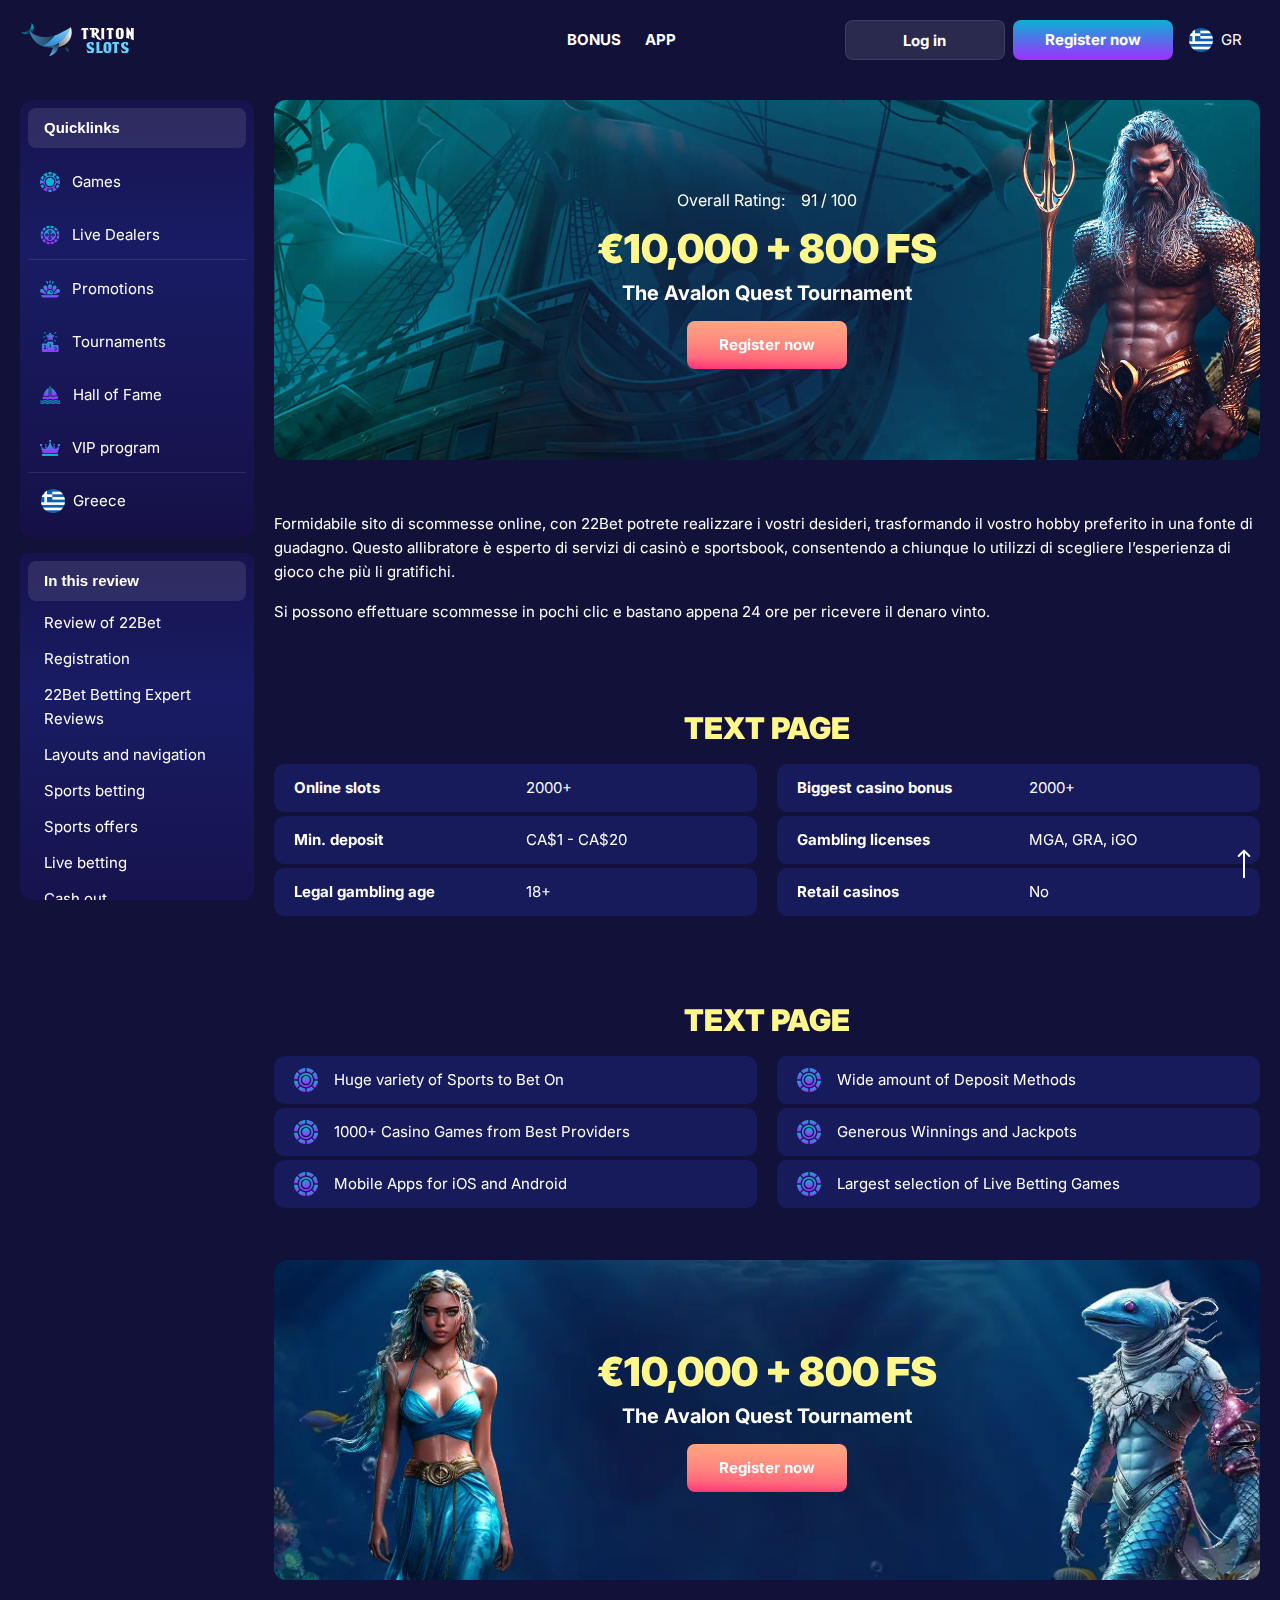
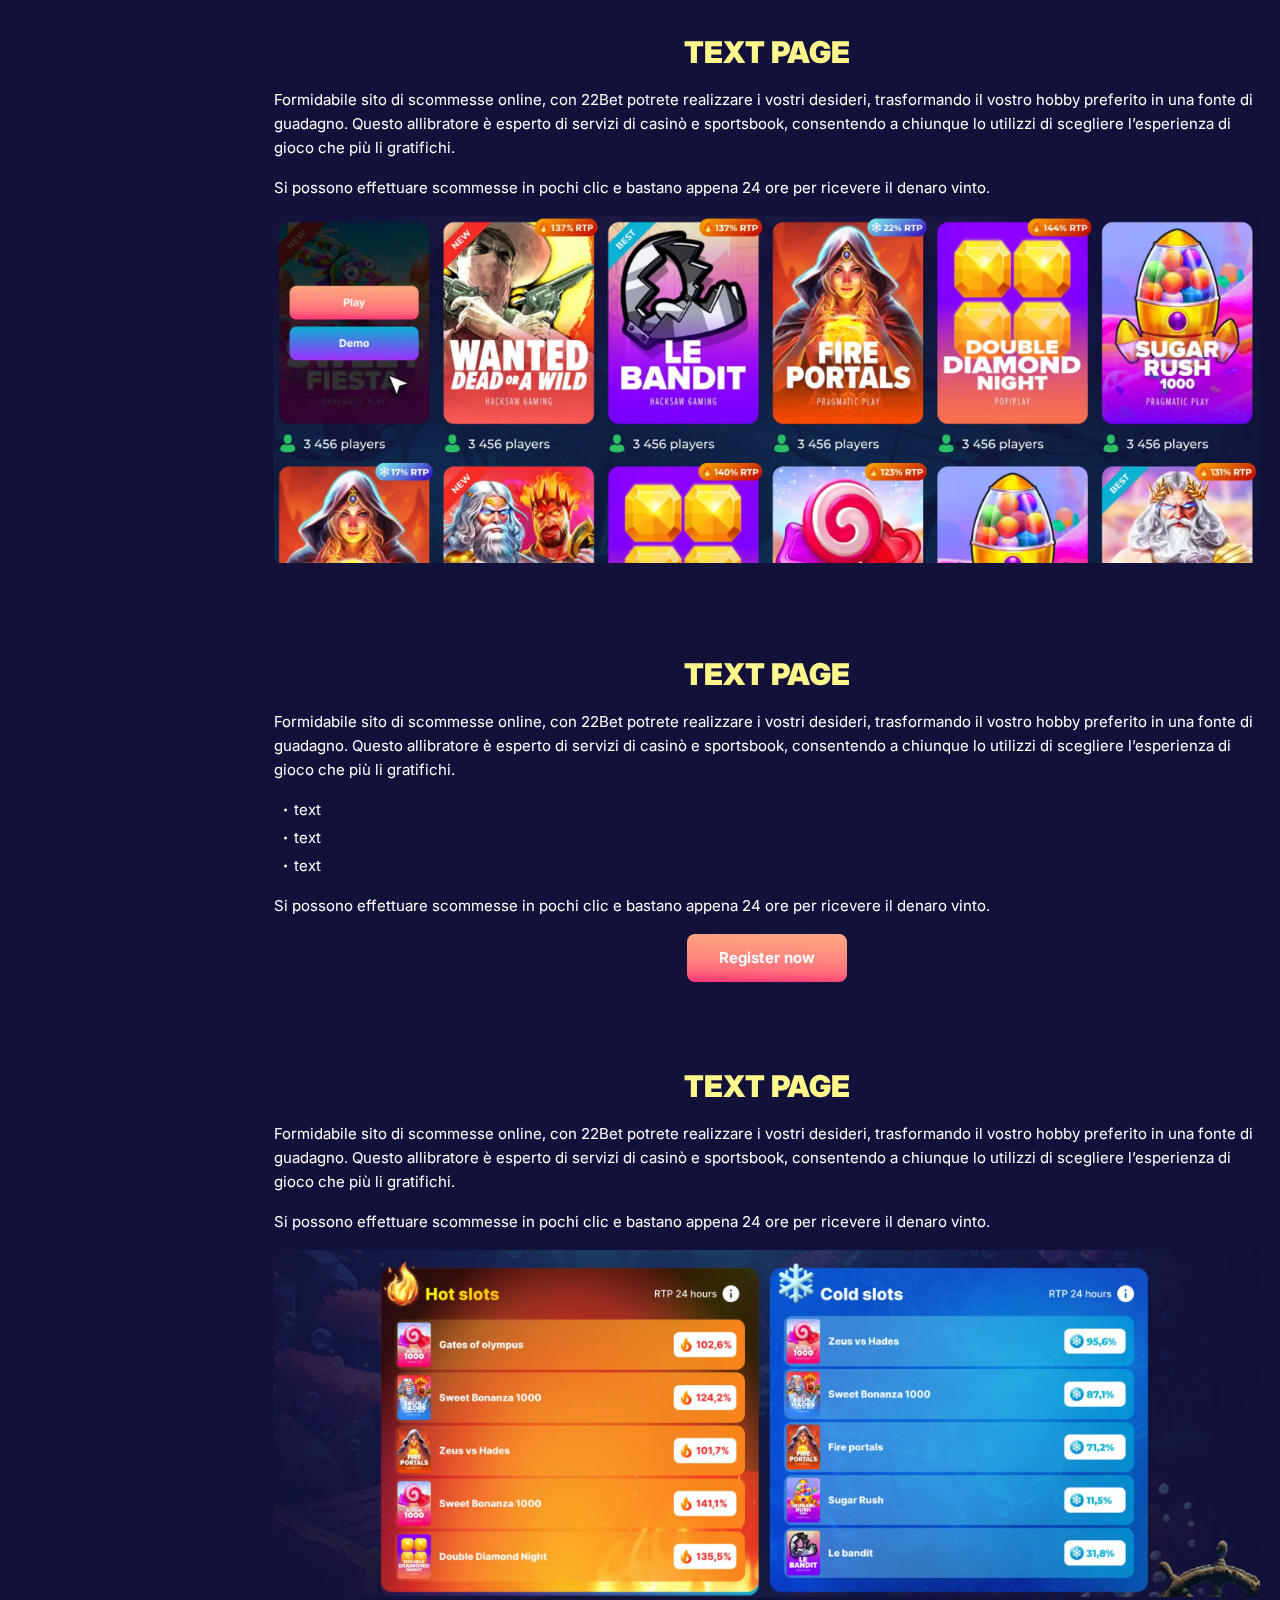
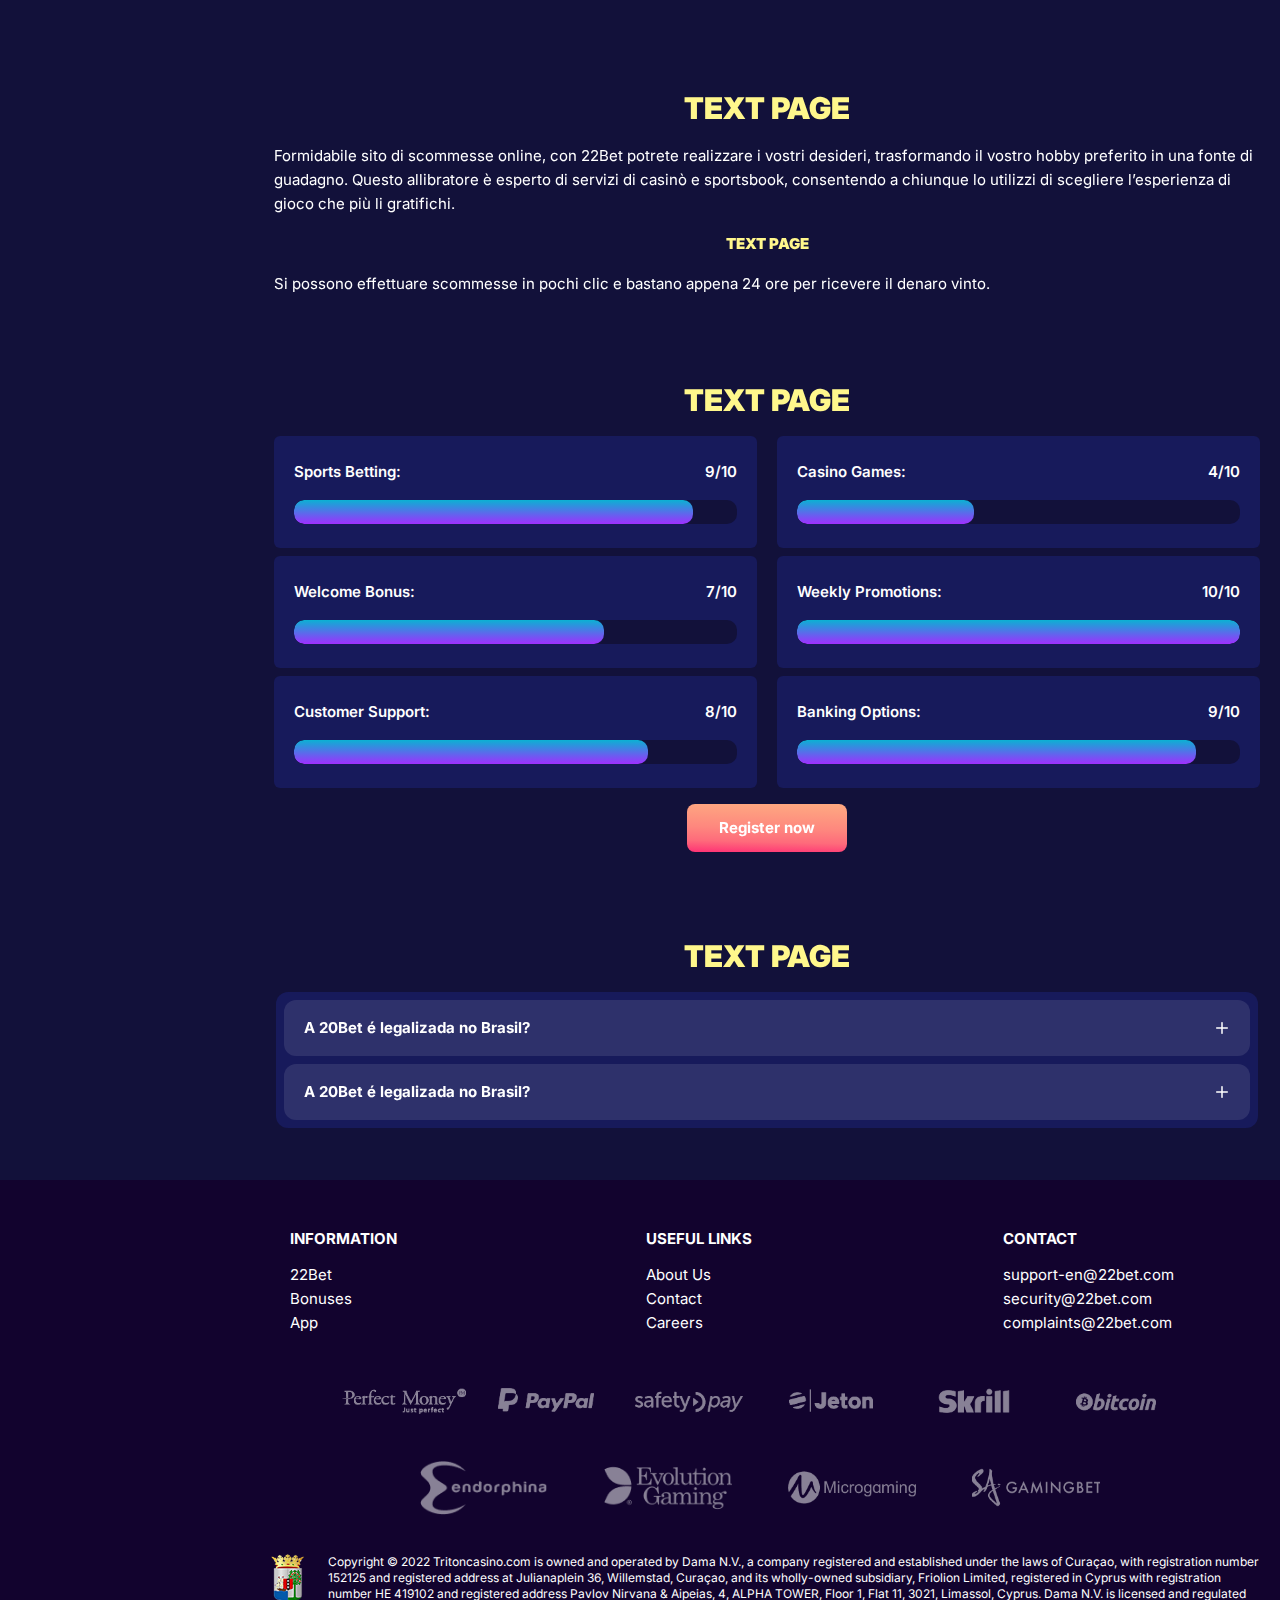
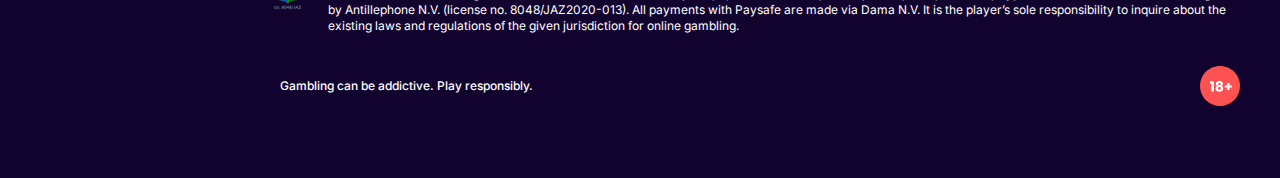
<file: index.html>
<!DOCTYPE html>
<html lang="gr">
  <head>
    <meta charset="UTF-8" />
    <meta name="viewport" content="width=device-width, initial-scale=1.0" />
    <title>€10,000 + 800 FS
      The Avalon Quest Tournament</title>
    <meta
      name="description"
      content=""
    />
    <meta property="og:site_name" content="Slotsgem Casino" />
    <meta
      property="og:title"
      content=""
    />
    <meta property="og:type" content="website" />
    <meta property="og:url" content="http://tritonslots.ελ" />
    <meta property="og:image" content />
    <meta property="og:image:alt" content />
    <meta property="og:locale" content="gr" />
    <meta
      property="og:description"
      content=""
    />
    <link rel="preconnect" href="https://fonts.googleapis.com" />
    <link rel="preconnect" href="https://fonts.gstatic.com" crossorigin />
    <link
    href="https://fonts.googleapis.com/css2?family=Inter:wght@100..900&display=swap"
    rel="stylesheet"
  />
    <link rel="stylesheet" href="./css/reset.css" />
    <link rel="stylesheet" href="./css/main.css" />
    <link rel="stylesheet" href="./css/media.css" />
    <link rel="icon" href="./images/favicon.png" type="image/x-icon" />
     <script src="https://code.jquery.com/jquery-3.6.1.min.js" integrity="sha256-o88AwQnZB+VDvE9tvIXrMQaPlFFSUTR+nldQm1LuPXQ=" crossorigin="anonymous"></script>
  </head>
  <body>
    <header class="header">
      <section class="content header__content">
        <a href="./index.html" class="logo header__logo"
          ><img src="./images/logo.svg" alt="logo" title=""
        /></a>
        <button class="header__btn-menu">
          <svg
            width="16px"
            height="16px"
            viewBox="0 0 16 16"
            xmlns="http://www.w3.org/2000/svg"
          >
            <rect y="0" width="16" height="3" rx="1.5"></rect>
            <rect y="6.5" width="16" height="3" rx="1.5"></rect>
            <rect y="13" width="16" height="3" rx="1.5"></rect>
          </svg>
        </button>
        <nav class="menu header__menu">
          <ul class="header__menu-list">
            <li><a href="./bonus.html">Bonus</a></li>
            <li><a href="./app.html">App</a></li>
          </ul>
          <div class="header__btn">
            <a
              href="#"
              class="header__button header__button-login header__btn-login"
              >Log in
            </a>
            <a
              href="#"
              class="header__button header__button-signin header__btn-signin"
              >Register now</a
            >
          </div>
          <a class="sidebar__country sidebar__country-menu " href="#">
            <span><img src="./images/flag.png" alt="Sweden Flag" title /></span>
            <span>Greece</span>
          </a>
        </nav>
        
        <a href="#" class="header__button header__button-login">Log in</a>
        <a href="#" class="header__button header__button-signin">Register now</a>
        <a class="header__country" href="#">
          <span><img src="./images/flag.png" alt="Sweden Flag" title /></span>
          <span>gr</span>
        </a>
      </section>
    </header>
 <main class="main">
        <aside class="sidebar-wrapper">
            <section class="content sidebar">
              <nav class="menu sidebar__menu">
                <button class="sidebar__nav-button">
                  Quicklinks
                </button>
                <ul>
                  <li >
                    <a href="#" ><img class="icon-default" src="./images/sidebar/games.svg" alt=" Games"  title/>
                      Games</a>
                    
                  </li>
                  <li >
                    <a href="#" ><img class="icon-default" src="./images/sidebar/live.svg" alt="Live Dealers"  title/>
                      
                     Live Dealers</a>
                  </li>
                  <li >
                    <a href="#" > <img class="icon-default" src="./images/sidebar/promotions.svg"  alt="Promotions"  title/>
                      
                      <span>Promotions</span></a>
                  </li> 
                  <li >
                    <a href="#" > <img class="icon-default" src="./images/sidebar/tournaments.svg"  alt="Promotions"  title/>
                      
                      <span>Tournaments</span></a>
                  </li>    
                 
                  <li >
                    <a href="#" ><img class="icon-default" src="./images/sidebar/hall.svg" alt="Hall of Fame" title>
                     
                      Hall of Fame</a>
                  </li>
                  <li >
                    <a href="" ><img class="icon-default" src="./images/sidebar/vip.svg" alt="vip" title/>
                      VIP program</a>
                  </li>
                  
                </ul>

                  <a class="sidebar__country" href="#">
          <span><img src="./images/flag.png" alt="Sweden Flag" title /></span>
          <span>Greece</span>
        </a>
              </nav>
    
              <div class="sidebar__navigation">
                <button class="sidebar__links-button">
                  In this review
                </button>
                <div class="sidebar__links">
                  <ul class="sidebar__links-list">
                      <li ><a  href="#" title>Review of 22Bet</a></li>
                      <li ><a  href="#" title>Registration</a></li>
                      <li ><a  href="#" title>22Bet Betting Expert Reviews</a></li>
                      <li ><a  href="#" title>Layouts and navigation</a></li>
                      <li ><a  href="#" title>Sports betting</a></li>
                      <li ><a  href="#" title>Sports offers</a></li>
                      <li ><a  href="#" title>Live betting</a></li>
                      <li ><a  href="#" title>Cash out</a></li>
                      <li ><a  href="#" title>Live stream</a></li>
                  </ul>
                </div>
              </div>
            </section>
          </aside>
    
          <section class="content__wrapper">
            <section class="content hero hero__content">
              <div class="background hero__background">
                <img src="./images/main/bg-main.webp" alt="hero" title />
              </div>
    
              <div class="hero__data">
                <div
                  class="hero__rating"
                  
                >
                  <p>Overall Rating:</p>
                 
                  <span
                   
                  >
                    <span > 91 </span>
                    <span> / </span>
                    <span > 100 </span>
                   
                  </span>
                </div>
                <h1 class="title general hero__title">
                  €10,000 + 800 FS<strong>The Avalon Quest Tournament</strong>
                </h1>
                <a href="#" class="button hero__button">Register now</a>
              </div>
            </section>
            <section class="content page-nav">
              <div class="page-nav-button sidebar__links-button">
                In this review
              </div>
              <ul class="page-nav-list sidebar__links-list">
               
                <li ><a  href="#" title>Review of 22Bet</a></li>
                <li ><a  href="#" title>Registration</a></li>
                <li ><a  href="#" title>22Bet Betting Expert Reviews</a></li>
                <li ><a  href="#" title>Layouts and navigation</a></li>
                <li ><a  href="#" title>Sports betting</a></li>
                <li ><a  href="#" title>Sports offers</a></li>
                <li ><a  href="#" title>Live betting</a></li>
                <li ><a  href="#" title>Cash out</a></li>
                <li ><a  href="#" title>Live stream</a></li>
              </ul>
            </section>
            <section class="content article ">
          
                <p >
                  Formidabile sito di scommesse online, con 22Bet potrete realizzare i
                  vostri desideri, trasformando il vostro hobby preferito in una fonte
                  di guadagno. Questo allibratore è esperto di servizi di casinò e
                  sportsbook, consentendo a chiunque lo utilizzi di scegliere
                  l’esperienza di gioco che più li gratifichi.
                </p>
            
                <p >
                  Si possono effettuare scommesse in pochi clic e bastano appena 24 ore
                  per ricevere il denaro vinto.
                </p>
              </section> 
                <section class="content about">
                <h2 class="title high about__title">Text page</h2>
                <table class="about__table">
                  <tbody class="about__group">
                    
                      <tr>
                      <td>Online slots</td>
                      <td>2000+</td>
                     </tr>
                     
                     <tr>
                      <td>Min. deposit</td>
                      <td>CA$1 - CA$20</td>
                     </tr>
                     <tr>
                      <td>Legal gambling age</td>
                      <td>18+</td>
                    </tr>
                    </div>
                  </tbody>
                  <tbody class="about__group">
                       
                      <tr>
                        <td>Biggest casino bonus</td>
                        <td>2000+</td>
                       </tr>
                      <tr>
                        <td>Gambling licenses</td>
                        <td>MGA, GRA, iGO</td>
                      </tr>
                      <tr>
                        <td>Retail casinos</td>
                        <td>No</td>
                      </tr>
                    </div>
                  </tbody>
                </table>
              </section>  
              <section class="content features">
                <h2 class="title high features__title">Text page </h2>
                  <div class="features__list">
                    <div class="features__info">
                    <ul >
                      <li class="features__item">
                              Huge variety of Sports to Bet On
                      </li>
                      <li>
                        1000+ Casino Games from Best Providers
                      </li>
                      <li>
                        Mobile Apps for iOS and Android
                      </li>
                    </ul>
                    </div>
                   <div class="features__info">
                    <ul >
                      <li>
                        Wide amount of Deposit Methods
                      </li>
                      <li>
                        Generous Winnings and Jackpots
                      </li>
                      <li>
                       Largest selection of Live Betting Games
                      </li>
                    </ul>
                   </div>
                  </div>
              </section> 
            
             
         
              <section class="content banner">
                <div class="background banner__background">
                  
                  <img src="./images/main/banner-main.webp" alt="banner" title />
                </div>
                <div class="banner__info">
                  <h2 class="title high banner__title-main">
                   
                    <strong>€10,000 + 800 FS</strong>
                    The Avalon Quest Tournament
                  </h2>
                  
                    <a href="#" class="button banner__button">Register now</a>
                   
                 
                </div>
              </section>
              
             <section class=" content article">
                <h2 class="article__title high title">Text page</h2>
                
                <p class="">
                  Formidabile sito di scommesse online, con 22Bet potrete realizzare i
                  vostri desideri, trasformando il vostro hobby preferito in una fonte
                  di guadagno. Questo allibratore è esperto di servizi di casinò e
                  sportsbook, consentendo a chiunque lo utilizzi di scegliere
                  l’esperienza di gioco che più li gratifichi.
                </p>
                
                <p >
                  Si possono effettuare scommesse in pochi clic e bastano appena 24 ore
                  per ricevere il denaro vinto.
                </p>
                <div class="images">
                  <img
                  src="./images/main/image1-main.webp"
                  alt="images" title
                  class=""
                  
                />
                </div>
              </section>
              <section class=" content article ">
                <h2 class="article__title high title">Text page</h2>
                <p >
                  Formidabile sito di scommesse online, con 22Bet potrete realizzare i
                  vostri desideri, trasformando il vostro hobby preferito in una fonte
                  di guadagno. Questo allibratore è esperto di servizi di casinò e
                  sportsbook, consentendo a chiunque lo utilizzi di scegliere
                  l’esperienza di gioco che più li gratifichi.
                </p>
                <ul>
                  <li >text</li>
                  <li >text</li>
                  <li >text</li>
                </ul>
                <p >
                  Si possono effettuare scommesse in pochi clic e bastano appena 24 ore
                  per ricevere il denaro vinto.
                </p>
                
                <a href="#" class="button  article__button">Register now</a>
              </section>
              <section class=" content article">
                <h2 class="article__title high title">Text page</h2>
               
                <p class="">
                  Formidabile sito di scommesse online, con 22Bet potrete realizzare i
                  vostri desideri, trasformando il vostro hobby preferito in una fonte
                  di guadagno. Questo allibratore è esperto di servizi di casinò e
                  sportsbook, consentendo a chiunque lo utilizzi di scegliere
                  l’esperienza di gioco che più li gratifichi.
                </p>
                <p >
                  Si possono effettuare scommesse in pochi clic e bastano appena 24 ore
                  per ricevere il denaro vinto.
                </p>
                <div class="images">
                  <img
                  src="./images/main/image2-main.webp"
                  alt="images" title
                  class=""
                  
                />
                </div>
              </section>
              <section class=" content article ">
                <h2 class="article__title high title">Text page</h2>
                <p >
                  Formidabile sito di scommesse online, con 22Bet potrete realizzare i
                  vostri desideri, trasformando il vostro hobby preferito in una fonte
                  di guadagno. Questo allibratore è esperto di servizi di casinò e
                  sportsbook, consentendo a chiunque lo utilizzi di scegliere
                  l’esperienza di gioco che più li gratifichi.
                </p>
                
                <h3>Text page</h3>
                
                <p >
                  Si possono effettuare scommesse in pochi clic e bastano appena 24 ore
                  per ricevere il denaro vinto.
                </p>
               
              </section>
             <section class="content ratings ">
                <h2 class="ratings__title title high">
                  Text page
                </h2>
                
                <div class="ratings__content">
                  <ul class="ratings__list">
                    <li>
                      <div  class="ratings__info">
                        <p>Sports Betting:</p>
                        <span>9/10</span>
                      </div>
                      <div class="ratings__img">
                        <span style="width: 90%" ></span>
                      </div>
      
                    </li>
                    <li>
                      <div class="ratings__info">
                        <p>Casino Games:</p>
                        <span>4/10</span>
                      </div>
                      
                      <div class="ratings__img">
                        <span style="width: 40%" ></span>
                      </div>
                    </li>
                    <li>
                      <div class="ratings__info">
                        <p>Welcome Bonus:</p>
                        <span>7/10</span>
                      </div>
                      <div class="ratings__img">
                        <span style="width: 70%" ></span>
                      </div>
      
                    </li>
                    <li>
                      <div class="ratings__info">
                        <p>Weekly Promotions:</p>
                        <span>10/10</span>
                      </div> 
                      <div class="ratings__img">
                        <span style="width: 100%" ></span>
                      </div>
      
                    </li>
                    <li>
                      <div class="ratings__info">
                        <p>Customer Support:</p>
                        <span>8/10</span>
                      </div>
                      <div class="ratings__img">
                        <span style="width: 80%" ></span>
                        
                      </div>
      
                    </li>
                    <li>
                      <div class="ratings__info">
                        <p>Banking Options:</p>
                        <span>9/10</span>
                      </div>
                      <div class="ratings__img">
                        <span style="width: 90%" ></span>
                      </div>
      
                    </li>
                  </ul>
                 
                </div>
            
            
              <a href="#" class="button ratings__button">Register now</a>
              </section>
               <section class="content faq ">
                <h2 class="title high faq__title ">Text page</h2>
                <ul class="faq__list " itemscope itemtype="https://schema.org/FAQPage">
                  <li class="faq__item"  itemscope itemprop="mainEntity" itemtype="https://schema.org/Question">
                    <h3 class="title medium faq__subtitle js-button-expander"  itemprop="name">A 20Bet é legalizada no Brasil?
                     </h3>
                    <div  class="faq__answer js-expand-content" itemscope  itemprop="acceptedAnswer" itemtype="https://schema.org/Answer">
                      <p  itemprop="text">
                        O pacote especial para novos usuários da 20Bet paga 100% sobre o primeiro depósito, com limite de 600 BRL.
                      </p>
                    </div>
                  </li>
                  <li class="faq__item"  itemscope itemprop="mainEntity" itemtype="https://schema.org/Question">
                    <h3 class="title medium faq__subtitle js-button-expander"  itemprop="name">A 20Bet é legalizada no Brasil?</h3>
                    <div class="faq__answer js-expand-content" itemscope  itemprop="acceptedAnswer" itemtype="https://schema.org/Answer">
                      <p  itemprop="text">
                        O pacote especial para novos usuários da 20Bet paga 100% sobre o primeiro depósito, com limite de 600 BRL.
                      </p>
                    </div>
                  </li> 
                  
                  
                </ul>
              </section> 
              <div class=""  onclick="scrollToTop()">
                <button class="main__arrow" id="scrollToTopBtn"></button>
              </div> 
          </section>
    
    </main> 
    <footer class="footer">
      <section class="content footer__content">
        
        <ul class="footer__menu">
          <li>
            <div>Information</div>
            <ul class="footer__info">
              <li><a href="#">22Bet
              </a></li>
              <li><a href="#">Bonuses</a></li>
              <li><a href="#">App
              </a></li>
              
            
            </ul>
          </li>
          
          <li>
            <div>Useful Links</div>
            <ul class="footer__info">
              <li><a href="#">About Us</a></li>
              <li><a href="#">Contact</a></li>
              <li><a href="#">Careers</a></li>
            </ul>
          </li>
          <li>
            <div>Contact
            </div>
            <ul class="footer__info">
              <li><a href="mailto:support-en@22bet.com" >support-en@22bet.com</a></li>
              <li><a href="mailto:security@22bet.com">security@22bet.com</a></li>
              <li><a href="mailto:complaints@22bet.com">complaints@22bet.com</a></li>
            </ul>
          </li>
        </ul>
        <ul class="footer__cards">
          <li>
            <a href="#"><img src="./images/perfect.png" alt="cards" title /></a>
          </li>
          <li>
            <a href="#"><img src="./images/paypal.png" alt="cards" title /></a>
          </li>
          <li>
            <a href="#"
              ><img src="./images/safety.png" alt="cards" title
            /></a>
          </li>
          <li>
            <a href="#"><img src="./images/jeton.png" alt="cards" title /></a>
          </li>
          <li>
            <a href="#"><img src="./images/scrill.png" alt="cards" title /></a>
          </li>
          <li>
            <a href="#"><img src="./images/bitcoin.png" alt="cards" title /></a>
          </li>
          
        </ul>
        <ul class="footer__cards footer__cards-last">
          <li>
            <a href="#"><img src="./images/endorfina.png" alt="cards" title /></a>
          </li>
          <li>
            <a href="#"><img src="./images/evolution.png" alt="cards" title /></a>
          </li>
          <li>
            <a href="#"
              ><img src="./images/micro.png" alt="cards" title
            /></a>
          </li>
          <li>
            <a href="#"><img src="./images/gaming.png" alt="cards" title /></a>
          </li>
          
          
        </ul>
        <div class="footer__wrap">
          <img src="./images/footer-frame.png" alt="logo" title />
          <p>
            Copyright &copy; 2022 Tritoncasino.com is owned and operated by Dama N.V., a company registered and established under the laws of Curaçao, with registration number 152125 and registered address at Julianaplein 36, Willemstad, Curaçao, and its wholly-owned subsidiary, Friolion Limited, registered in Cyprus with registration number HE 419102 and registered address Pavlov Nirvana & Aipeias, 4, ALPHA TOWER, Floor 1, Flat 11, 3021, Limassol, Cyprus. Dama N.V. is licensed and regulated by Antillephone N.V. (license no. 8048/JAZ2020-013). All payments with Paysafe are made via Dama N.V. It is the player’s sole responsibility to inquire about the existing laws and regulations of the given jurisdiction for online gambling.
          </p>
        </div>
        <div class="footer__wrapp">
          
          <p>
            Gambling can be addictive. Play responsibly.
          </p>
          <img src="./images/age.svg" alt="age" title />
        </div>
      </section>
    </footer>
    <script src="./js/sidebar.js" defer></script>
    <script src="./js/arrowUp.js" defer></script>
    <script src="./js/expander.js" defer></script>
    <script src="./js/mobile-menu.js" defer></script>
  </body>
</html>
</file>
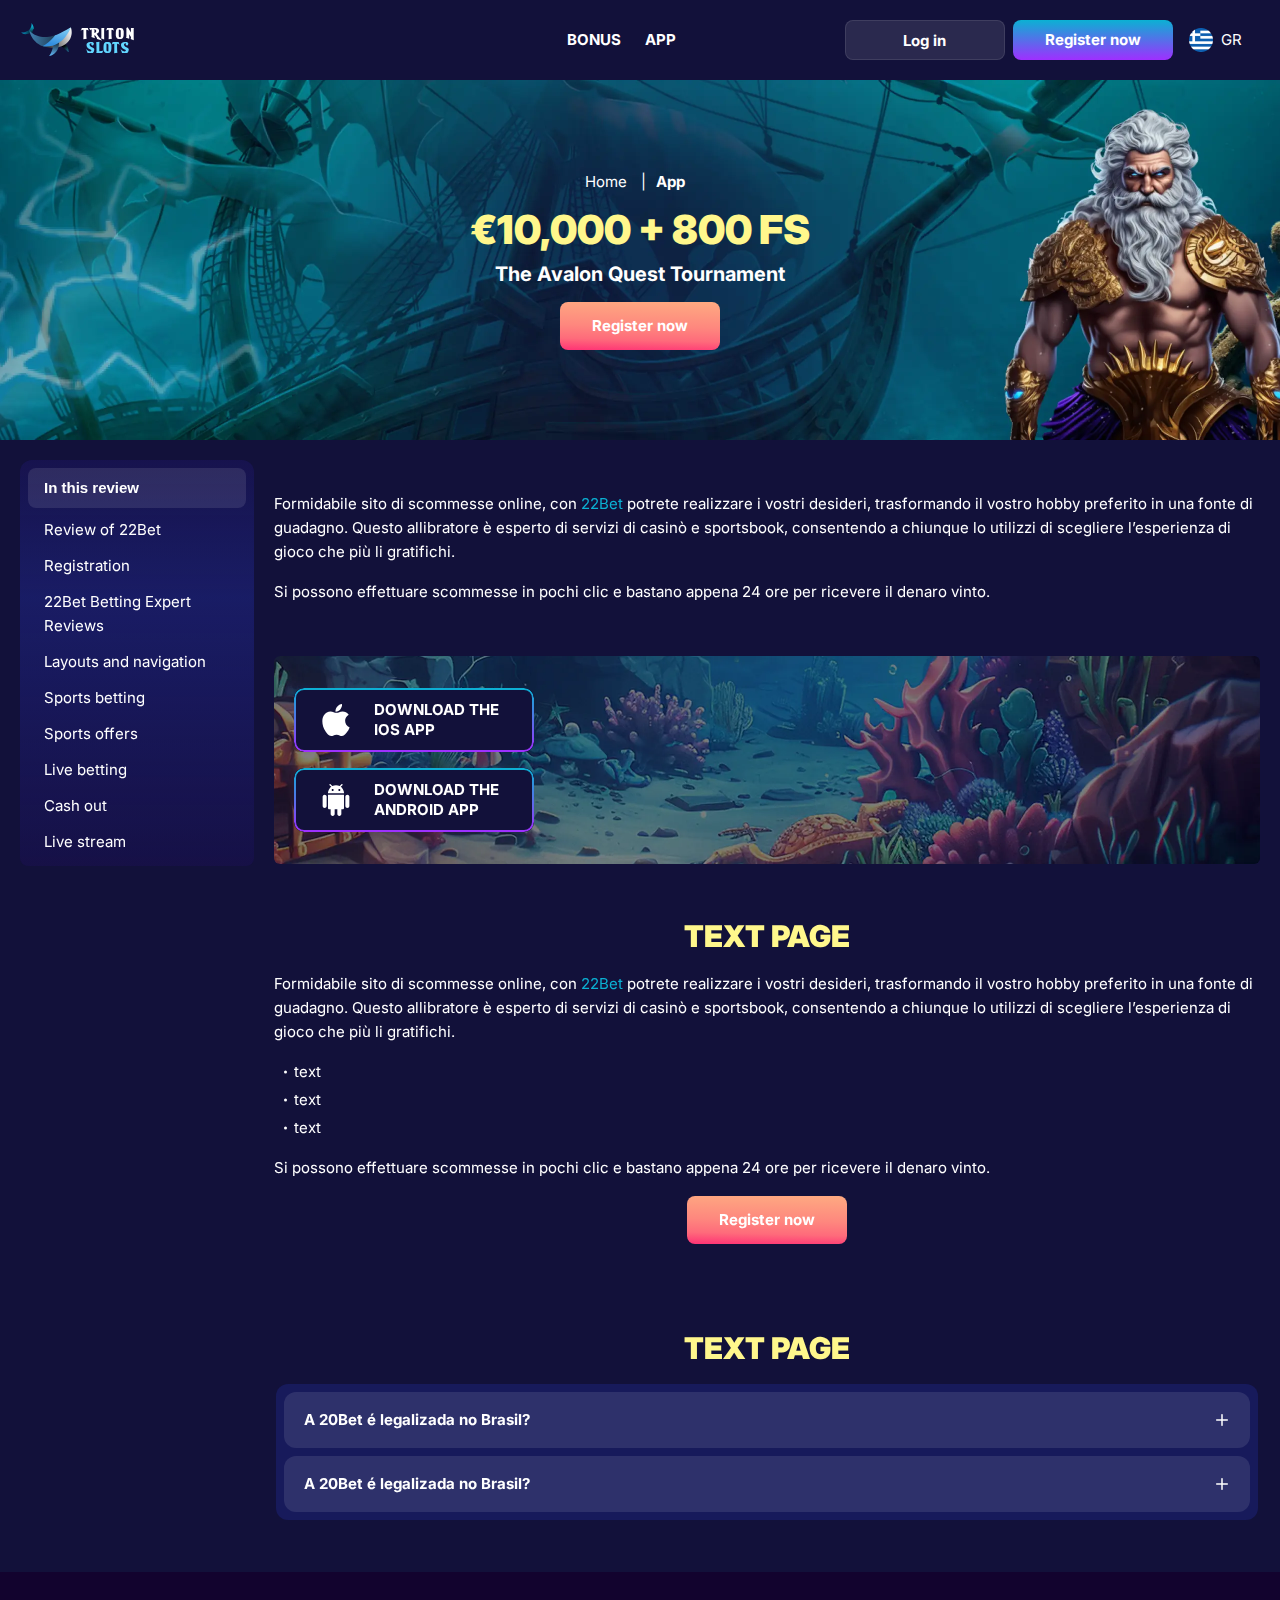
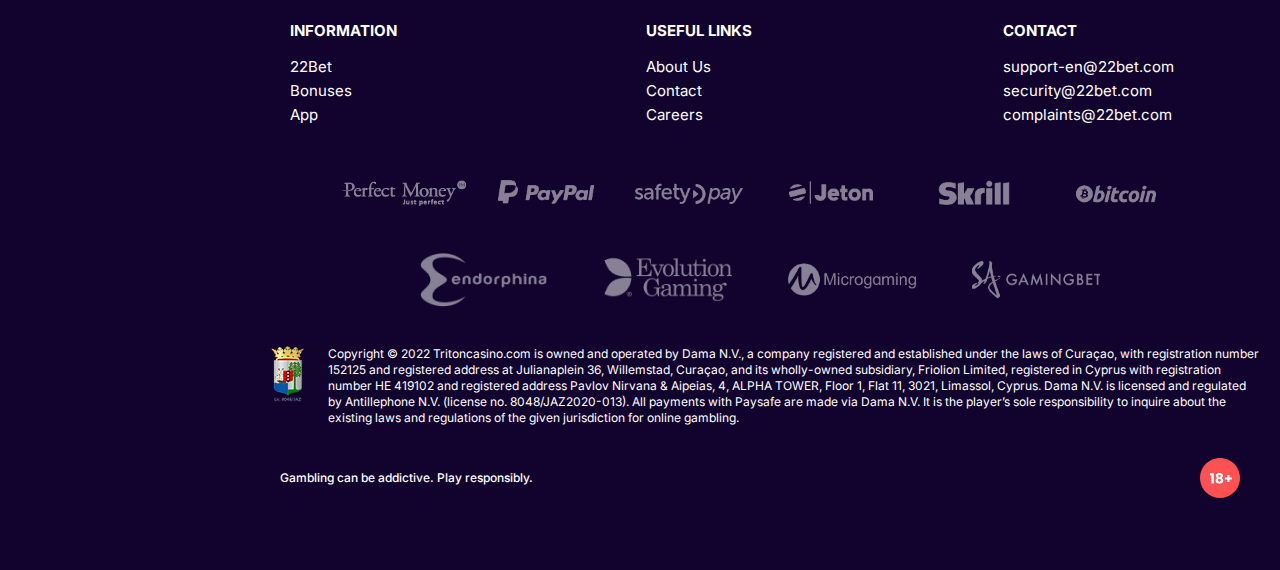
<file: app.html>
<!DOCTYPE html>
<html lang="gr">
  <head>
    <meta charset="UTF-8" />
    <meta name="viewport" content="width=device-width, initial-scale=1.0" />
    <title>€10,000 + 800 FS
      The Avalon Quest Tournament</title>
    <meta
      name="description"
      content=""
    />
    <meta property="og:site_name" content="Slotsgem Casino" />
    <meta
      property="og:title"
      content=""
    />
    <meta property="og:type" content="website" />
    <meta property="og:url" content="tritonslots.ελ" />
    <meta property="og:image" content />
    <meta property="og:image:alt" content />
    <meta property="og:locale" content="gr" />
    <meta
      property="og:description"
      content=""
    />
    <link rel="preconnect" href="https://fonts.googleapis.com" />
    <link rel="preconnect" href="https://fonts.gstatic.com" crossorigin />
    <link
  href="https://fonts.googleapis.com/css2?family=Inter:wght@100..900&display=swap"
  rel="stylesheet"
/>
    <link rel="stylesheet" href="./css/reset.css" />
    <link rel="stylesheet" href="./css/main.css" />
    <link rel="stylesheet" href="./css/media.css" />
    <link rel="icon" href="./images/favicon.png" type="image/x-icon" />
    <script
      src="https://code.jquery.com/jquery-3.6.1.min.js"
      integrity="sha256-o88AwQnZB+VDvE9tvIXrMQaPlFFSUTR+nldQm1LuPXQ="
      crossorigin="anonymous"
    ></script>
  </head>
  <body>
    <header class="header">
      <section class="content header__content">
        <a href="./index.html" class="logo header__logo"
          ><img src="./images/logo.svg" alt="logo" title=""
        /></a>
        <button class="header__btn-menu">
          <svg
            width="16px"
            height="16px"
            viewBox="0 0 16 16"
            xmlns="http://www.w3.org/2000/svg"
          >
            <rect y="0" width="16" height="3" rx="1.5"></rect>
            <rect y="6.5" width="16" height="3" rx="1.5"></rect>
            <rect y="13" width="16" height="3" rx="1.5"></rect>
          </svg>
        </button>
        <nav class="menu header__menu">
          <ul class="header__menu-list">
            <li><a href="./bonus.html">Bonus</a></li>
            <li><a href="./app.html">App</a></li>
          </ul>
          <div class="header__btn">
            <a
              href="#"
              class="header__button header__button-login header__btn-login"
              >Log in
            </a>
            <a
              href="#"
              class="header__button header__button-signin header__btn-signin"
              >Register now</a
            >
          </div>
          <a class="sidebar__country sidebar__country-menu " href="#">
            <span><img src="./images/flag.png" alt="Sweden Flag" title /></span>
            <span>Greece</span>
          </a>
        </nav>
        
        <a href="#" class="header__button header__button-login">Log in</a>
        <a href="#" class="header__button header__button-signin">Register now</a>

        <a class="header__country" href="#">
          <span><img src="./images/flag.png" alt="Sweden Flag" title /></span>
          <span>gr</span>
        </a>
      </section>
    </header>
      <section class=" hero hero__app hero__page">
        <div class="background hero__background hero__background-page">
          <img src="./images/app/bg-app.webp" alt="hero" title />
        </div>

        <div class="hero__data hero__data-app">
          <ul
            class="breadcrumbs"
            
          >
            <li
              
            >
              <a href="#" >
                <span >Home</span></a
              >
            
            </li>
            <li
             
            >
              <a href="#" > <span >App</span></a>
              
            </li>
          </ul>
          <h1 class="title general hero__title">
            €10,000 + 800 FS <strong>The Avalon Quest Tournament</strong>
          </h1>
          
          <a href="#" class="button hero__button hero__button-app">Register now</a>
        </div>
      </section>
    <main class="main main-page">
    
      <section class="main__wrap main__wrap-page">
      <aside class="sidebar-wrapper">
        <section class="content sidebar">
         
          <div class="sidebar__navigation">
          <button class="sidebar__links-button">In this review</button>
          <div class="sidebar__links">
            <ul class="sidebar__links-list">
              <li><a href="#" title>Review of 22Bet</a></li>
              <li><a href="#" title>Registration</a></li>
              <li><a href="#" title>22Bet Betting Expert Reviews</a></li>
              <li><a href="#" title>Layouts and navigation</a></li>
              <li><a href="#" title>Sports betting</a></li>
              <li><a href="#" title>Sports offers</a></li>
              <li><a href="#" title>Live betting</a></li>
              <li><a href="#" title>Cash out</a></li>
              <li><a href="#" title>Live stream</a></li>
            </ul>
          </div>
          </div>
        </section>
      </aside>

      <section class="content__wrapper">
       
        <section class="content page-nav">
          <div class="page-nav-button sidebar__links-button">In this review</div>
          <ul class="page-nav-list sidebar__links-list">
            <li><a href="#" title>Review of 22Bet</a></li>
            <li><a href="#" title>Registration</a></li>
            <li><a href="#" title>22Bet Betting Expert Reviews</a></li>
            <li><a href="#" title>Layouts and navigation</a></li>
            <li><a href="#" title>Sports betting</a></li>
            <li><a href="#" title>Sports offers</a></li>
            <li><a href="#" title>Live betting</a></li>
            <li><a href="#" title>Cash out</a></li>
            <li><a href="#" title>Live stream</a></li>
          </ul>
        </section>
        <section class="content article">
        
          <p>
            Formidabile sito di scommesse online, con
            <a href="#" class="article__link">22Bet</a> potrete realizzare i vostri desideri, trasformando il vostro hobby preferito in una fonte di guadagno. Questo allibratore è esperto di servizi di casinò e sportsbook, consentendo a chiunque lo utilizzi di scegliere l’esperienza di gioco che più li gratifichi.
          </p>
          <p>Si possono effettuare scommesse in pochi clic e bastano appena 24 ore per ricevere il denaro vinto.</p>
        </section>
        <section class="content  banner__app">
          <div class="background banner__background-app">
            <img class="background-app" src="./images/app/banner-app.webp" alt="banner" title />
          </div>
          <div class="banner__content banner__content-app">
           
                <a href="#" class="banner__btn banner__btn-android"
                >  DOWNLOAD
                THE IOS APP
                </span></a>
                
              
              <a href="#" class="banner__btn banner__btn-app">
                DOWNLOAD THE android APP</a>
            </div>
        
        </section>
        <section class="content article">
          <h2 class="article__title high title">
            Text page
          </h2>
          <p>
            Formidabile sito di scommesse online, con <a href="#" class="article__link">22Bet</a> potrete realizzare i vostri desideri, trasformando il vostro hobby preferito in una fonte di guadagno. Questo allibratore è esperto di servizi di casinò e sportsbook, consentendo a chiunque lo utilizzi di scegliere l’esperienza di gioco che più li gratifichi.
          </p>
          
          <ul >
            <li >text</li>
                  <li >text</li>
                  <li >text</li>
          </ul>
          <p>Si possono effettuare scommesse in pochi clic e bastano appena 24 ore per ricevere il denaro vinto.</p>
          
          <a href="#" class="button article__button">Register now</a>
        </section>
        <section class="content faq">
          <h2 class="title high faq__title">Text page</h2>
          <ul class="faq__list " itemscope itemtype="https://schema.org/FAQPage">
            <li class="faq__item"  itemscope itemprop="mainEntity" itemtype="https://schema.org/Question">
              <h3 class="title medium faq__subtitle js-button-expander"  itemprop="name">A 20Bet é legalizada no Brasil?
               </h3>
              <div  class="faq__answer js-expand-content" itemscope  itemprop="acceptedAnswer" itemtype="https://schema.org/Answer">
                <p  itemprop="text">
                  O pacote especial para novos usuários da 20Bet paga 100% sobre o primeiro depósito, com limite de 600 BRL.
                </p>
              </div>
            </li>
            <li class="faq__item"  itemscope itemprop="mainEntity" itemtype="https://schema.org/Question">
              <h3 class="title medium faq__subtitle js-button-expander"  itemprop="name">A 20Bet é legalizada no Brasil?</h3>
              <div class="faq__answer js-expand-content" itemscope  itemprop="acceptedAnswer" itemtype="https://schema.org/Answer">
                <p  itemprop="text">
                  O pacote especial para novos usuários da 20Bet paga 100% sobre o primeiro depósito, com limite de 600 BRL.
                </p>
              </div>
            </li> 
            
            
          </ul>
        </section>
      </section>
      </section>
    </main>
    <footer class="footer">
      <section class="content footer__content">
        
        <ul class="footer__menu">
          <li>
            <div>Information</div>
            <ul class="footer__info">
              <li><a href="#">22Bet
              </a></li>
              <li><a href="#">Bonuses</a></li>
              <li><a href="#">App
              </a></li>
              
            
            </ul>
          </li>
          
          <li>
            <div>Useful Links</div>
            <ul class="footer__info">
              <li><a href="#">About Us</a></li>
              <li><a href="#">Contact</a></li>
              <li><a href="#">Careers</a></li>
            </ul>
          </li>
          <li>
            <div>Contact
            </div>
            <ul class="footer__info">
              <li><a href="mailto:support-en@22bet.com" >support-en@22bet.com</a></li>
              <li><a href="mailto:security@22bet.com">security@22bet.com</a></li>
              <li><a href="mailto:complaints@22bet.com">complaints@22bet.com</a></li>
            </ul>
          </li>
        </ul>
        <ul class="footer__cards">
          <li>
            <a href="#"><img src="./images/perfect.png" alt="cards" title /></a>
          </li>
          <li>
            <a href="#"><img src="./images/paypal.png" alt="cards" title /></a>
          </li>
          <li>
            <a href="#"
              ><img src="./images/safety.png" alt="cards" title
            /></a>
          </li>
          <li>
            <a href="#"><img src="./images/jeton.png" alt="cards" title /></a>
          </li>
          <li>
            <a href="#"><img src="./images/scrill.png" alt="cards" title /></a>
          </li>
          <li>
            <a href="#"><img src="./images/bitcoin.png" alt="cards" title /></a>
          </li>
          
        </ul>
        <ul class="footer__cards footer__cards-last">
          <li>
            <a href="#"><img src="./images/endorfina.png" alt="cards" title /></a>
          </li>
          <li>
            <a href="#"><img src="./images/evolution.png" alt="cards" title /></a>
          </li>
          <li>
            <a href="#"
              ><img src="./images/micro.png" alt="cards" title
            /></a>
          </li>
          <li>
            <a href="#"><img src="./images/gaming.png" alt="cards" title /></a>
          </li>
          
          
        </ul>
        <div class="footer__wrap">
          <img src="./images/footer-frame.png" alt="logo" title />
          <p>
            Copyright &copy; 2022 Tritoncasino.com is owned and operated by Dama N.V., a company registered and established under the laws of Curaçao, with registration number 152125 and registered address at Julianaplein 36, Willemstad, Curaçao, and its wholly-owned subsidiary, Friolion Limited, registered in Cyprus with registration number HE 419102 and registered address Pavlov Nirvana & Aipeias, 4, ALPHA TOWER, Floor 1, Flat 11, 3021, Limassol, Cyprus. Dama N.V. is licensed and regulated by Antillephone N.V. (license no. 8048/JAZ2020-013). All payments with Paysafe are made via Dama N.V. It is the player’s sole responsibility to inquire about the existing laws and regulations of the given jurisdiction for online gambling.
          </p>
        </div>
        <div class="footer__wrapp">
          
          <p>
            Gambling can be addictive. Play responsibly.
          </p>
          <img src="./images/age.svg" alt="age" title />
        </div>
      </section>
    </footer>
    <script src="./js/sidebar.js" defer></script>
    <script src="./js/expander.js" defer></script>
    <script src="./js/mobile-menu.js" defer></script>
  </body>
</html>
</file>
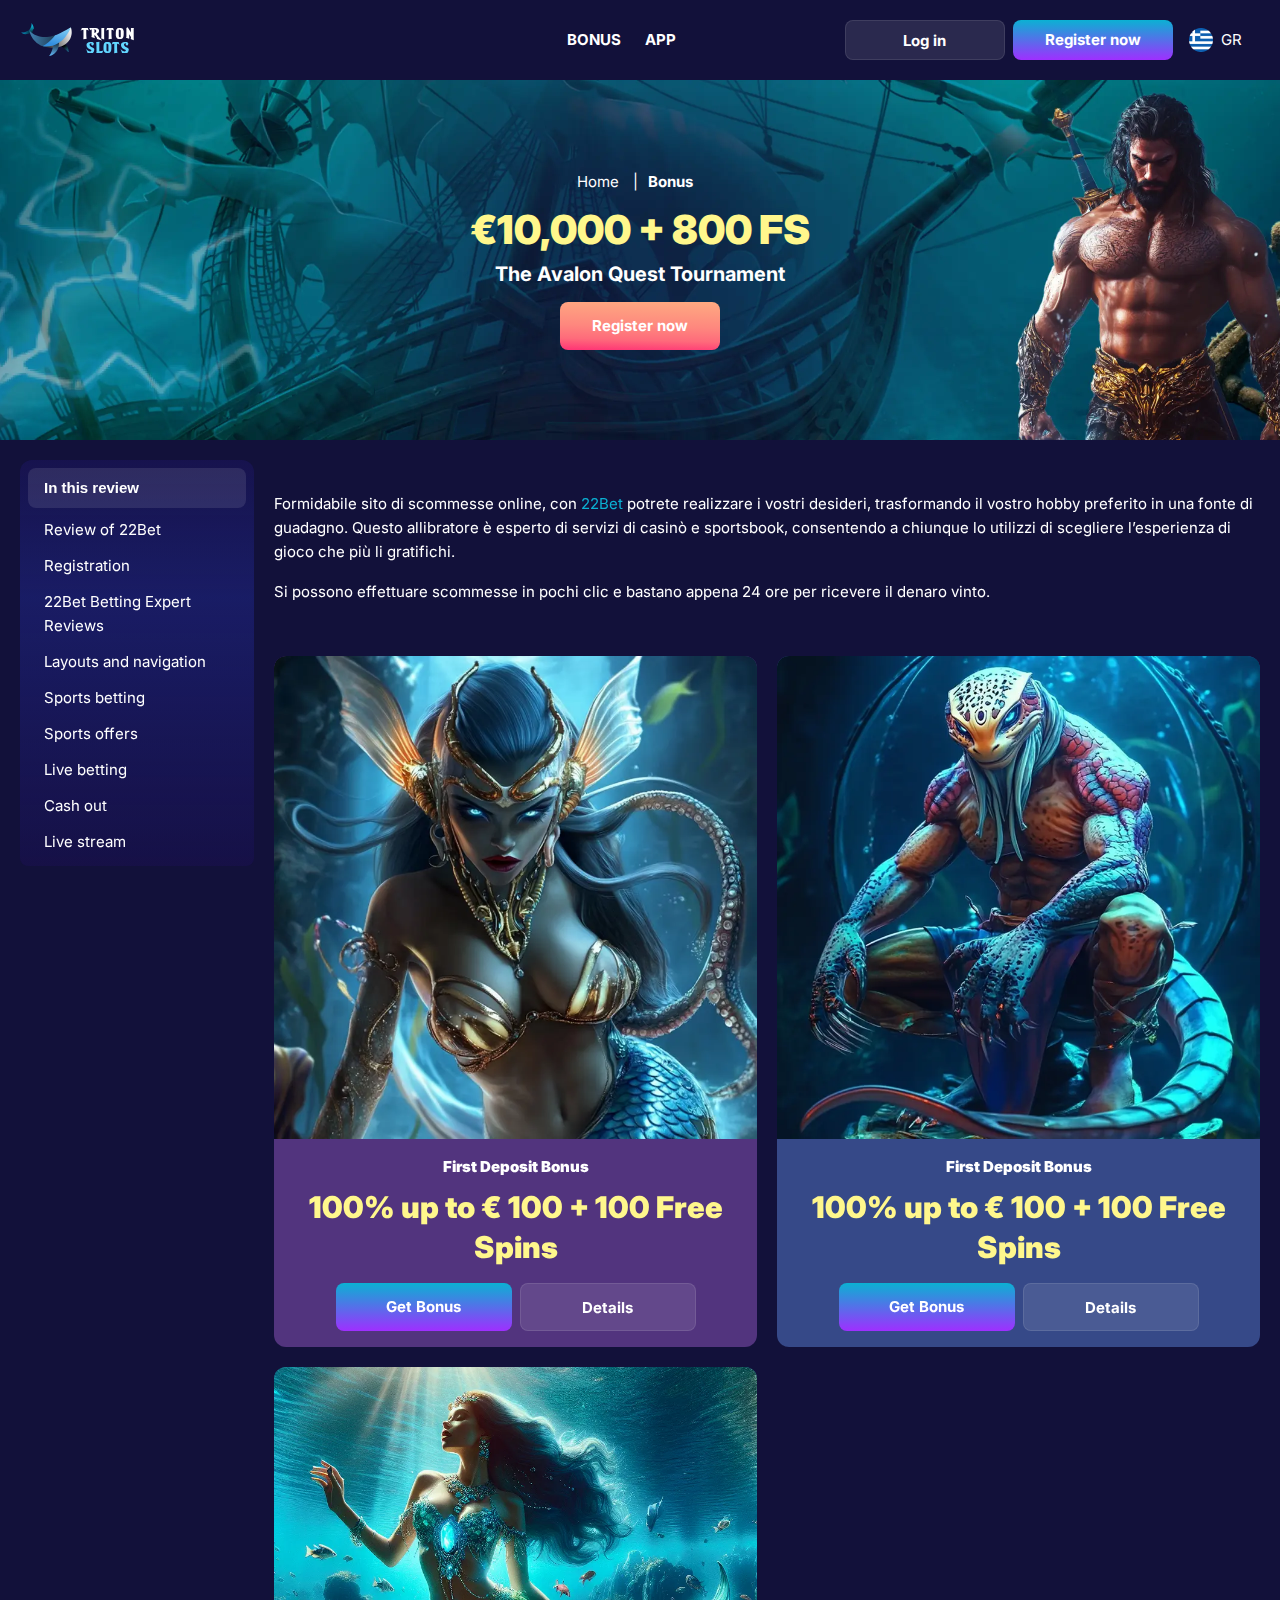
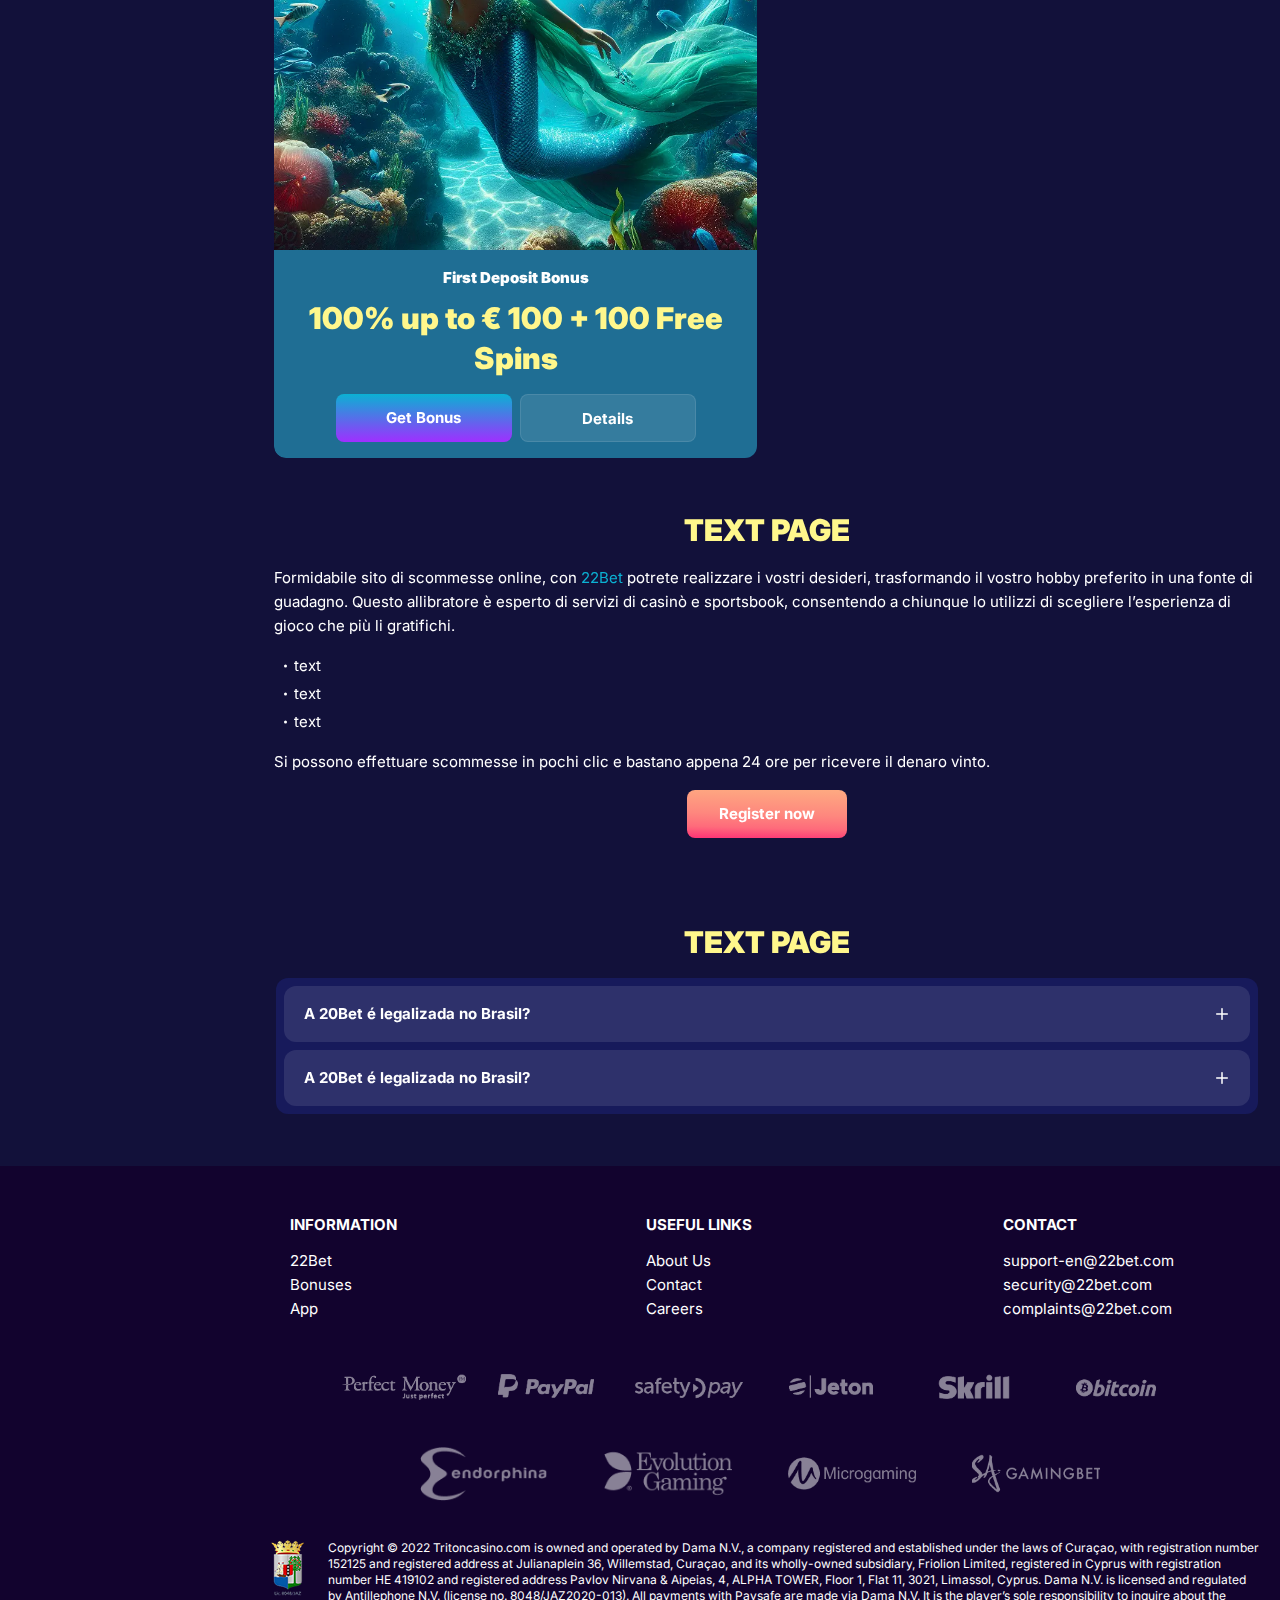
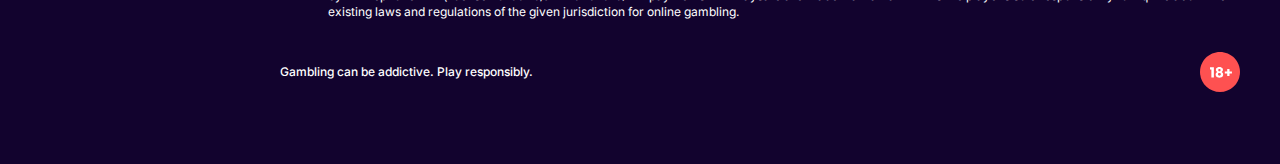
<file: bonus.html>
<!DOCTYPE html>
<html lang="gr">
  <head>
    <meta charset="UTF-8" />
    <meta name="viewport" content="width=device-width, initial-scale=1.0" />
    <title>€10,000 + 800 FS
      The Avalon Quest Tournament</title>
    <meta
      name="description"
      content=""
    />
    <meta property="og:site_name" content="Slotsgem Casino" />
    <meta
      property="og:title"
      content=""
    />
    <meta property="og:type" content="website" />
    <meta property="og:url" content="http://tritonslots.ελ" />
    <meta property="og:image" content />
    <meta property="og:image:alt" content />
    <meta property="og:locale" content="gr" />
    <meta
      property="og:description"
      content=""
    />
    <link rel="preconnect" href="https://fonts.googleapis.com" />
    <link rel="preconnect" href="https://fonts.gstatic.com" crossorigin />
    <link
    href="https://fonts.googleapis.com/css2?family=Inter:wght@100..900&display=swap"
    rel="stylesheet"
  />
    <link rel="stylesheet" href="./css/reset.css" />
    <link rel="stylesheet" href="./css/main.css" />
    <link rel="stylesheet" href="./css/media.css" />
    <link rel="icon" href="./images/favicon.png" type="image/x-icon" />
    <script
      src="https://code.jquery.com/jquery-3.6.1.min.js"
      integrity="sha256-o88AwQnZB+VDvE9tvIXrMQaPlFFSUTR+nldQm1LuPXQ="
      crossorigin="anonymous"
    ></script>
  </head>
  <body>
    <header class="header">
      <section class="content header__content">
        <a href="./index.html" class="logo header__logo"
          ><img src="./images/logo.svg" alt="logo" title=""
        /></a>
        <button class="header__btn-menu">
          <svg
            width="16px"
            height="16px"
            viewBox="0 0 16 16"
            xmlns="http://www.w3.org/2000/svg"
          >
            <rect y="0" width="16" height="3" rx="1.5"></rect>
            <rect y="6.5" width="16" height="3" rx="1.5"></rect>
            <rect y="13" width="16" height="3" rx="1.5"></rect>
          </svg>
        </button>
        <nav class="menu header__menu">
          <ul class="header__menu-list">
            <li><a href="./bonus.html">Bonus</a></li>
            <li><a href="./app.html">App</a></li>
          </ul>
          <div class="header__btn">
            <a
              href="#"
              class="header__button header__button-login header__btn-login"
              >Log in
            </a>
            <a
              href="#"
              class="header__button header__button-signin header__btn-signin"
              >Register now</a
            >
          </div>
          <a class="sidebar__country sidebar__country-menu " href="#">
            <span><img src="./images/flag.png" alt="Sweden Flag" title /></span>
            <span>Greece</span>
          </a>
        </nav>
      
        <a href="#" class="header__button header__button-login">Log in </a>
        <a href="#" class="header__button header__button-signin">Register now</a>
        <a class="header__country" href="#">
          <span><img src="./images/flag.png" alt="Sweden Flag" title /></span>
          <span>gr</span>
        </a>
       
      </section>
    </header>
      <section class=" hero hero__bonus hero__page">
        <div class="background hero__background hero__background-page" >
          <img src="./images/bonus/bg-bonus.webp" alt="hero" title />
        </div>

        <div class="hero__data hero__data-bonus">
          <ul
            class="breadcrumbs"
            
          >
            <li
            
            >
              <a href="#" >
                <span >Home</span></a
              >
             
            </li>
            <li
             
            >
              <a href="#" > <span >Bonus</span></a>
              
            </li>
          </ul>
          <h1 class="title general hero__title">
            €10,000 + 800 FS<strong>The Avalon Quest Tournament</strong>
          </h1>
          
          <a href="#" class="button hero__button hero__button-bonus">Register now</a>
        </div>
      </section>
    <main class="main main-page">
    
      <section class="main__wrap main__wrap-page">
      <aside class="sidebar-wrapper">
        <section class="content sidebar">
          
          <div class="sidebar__navigation">
          <button class="sidebar__links-button">In this review</button>
          <div class="sidebar__links">
            <ul class="sidebar__links-list">
              <li><a href="#" title>Review of 22Bet</a></li>
              <li><a href="#" title>Registration</a></li>
              <li><a href="#" title>22Bet Betting Expert Reviews</a></li>
              <li><a href="#" title>Layouts and navigation</a></li>
              <li><a href="#" title>Sports betting</a></li>
              <li><a href="#" title>Sports offers</a></li>
              <li><a href="#" title>Live betting</a></li>
              <li><a href="#" title>Cash out</a></li>
              <li><a href="#" title>Live stream</a></li>
            </ul>
          </div>
        </div>
        </section>
      </aside>

      <section class="content__wrapper">
        
        <section class="content page-nav">
          <div class="page-nav-button sidebar__links-button">In this review</div>
          <ul class="page-nav-list sidebar__links-list">
            <li><a href="#" title>Review of 22Bet</a></li>
            <li><a href="#" title>Registration</a></li>
            <li><a href="#" title>22Bet Betting Expert Reviews</a></li>
            <li><a href="#" title>Layouts and navigation</a></li>
            <li><a href="#" title>Sports betting</a></li>
            <li><a href="#" title>Sports offers</a></li>
            <li><a href="#" title>Live betting</a></li>
            <li><a href="#" title>Cash out</a></li>
            <li><a href="#" title>Live stream</a></li>
          </ul>
        </section>
        <section class="content article">
         
          <p>
            Formidabile sito di scommesse online, con
            <a href="#" class="article__link">22Bet</a> potrete realizzare i vostri desideri, trasformando il vostro hobby preferito in una fonte di guadagno. Questo allibratore è esperto di servizi di casinò e sportsbook, consentendo a chiunque lo utilizzi di scegliere l’esperienza di gioco che più li gratifichi.
          </p>
          <p>Si possono effettuare scommesse in pochi clic e bastano appena 24 ore per ricevere il denaro vinto.</p>
        </section>

        <section class="content bonuses">
          <ul class="bonuses__list">
            <li class="bonuses__item">
              <div class="bonuses__img">
                <img src="./images/bonus/banner-bonus1.webp" alt="" title="" />
              </div>
              <div class="bonuses__desc">
                <h2 class="title high bonuses__title">
                 <strong> First Deposit Bonus</strong>
                 100% up to € 100
                 + 100 Free Spins
                </h2>
                
                <div class="bonuses__buttons bonuses__buttons-bonus">
                  <a href="#" class="button bonuses__button">Get Bonus</a>
                  <a href="#" class="button bonuses__button">Details</a>
                  
                </div>
                
              </div>
            </li>
            <li class="bonuses__item">
              <div class="bonuses__img">
                <img src="./images/bonus/banner-bonus2.webp" alt="" title="" />
              </div>
              <div class="bonuses__desc">
                <h2 class="title high bonuses__title">
                  <strong> First Deposit Bonus</strong>
                  100% up to € 100
                  + 100 Free Spins
                 </h2>
                 
                 <div class="bonuses__buttons bonuses__buttons-bonus">
                   <a href="#" class="button bonuses__button bonuses__button-first">Get Bonus</a>
                   <a href="#" class="button bonuses__button bonuses__button-last">Details</a>
                   
                 </div>
                
              </div>
            </li>
            <li class="bonuses__item">
              <div class="bonuses__img">
                <img src="./images/bonus/banner-bonus3.webp" alt="" title="" />
              </div>
              <div class="bonuses__desc">
                <h2 class="title high bonuses__title">
                  <strong> First Deposit Bonus</strong>
                  100% up to € 100
                  + 100 Free Spins
                 </h2>
                 
                 <div class="bonuses__buttons bonuses__buttons-bonus">
                   <a href="#" class="button bonuses__button">Get Bonus</a>
                   <a href="#" class="button bonuses__button">Details</a>
                   
                 </div>
                
              </div>
            </li>
          </ul>
        </section>
       
       
        <section class="content article">
          <h2 class="article__title high title">
            Text page
          </h2>
          <p>
            Formidabile sito di scommesse online, con  <a href="#" class="article__link">22Bet</a> potrete realizzare i vostri desideri, trasformando il vostro hobby preferito in una fonte di guadagno. Questo allibratore è esperto di servizi di casinò e sportsbook, consentendo a chiunque lo utilizzi di scegliere l’esperienza di gioco che più li gratifichi.
          </p>
          
          <ul >
            <li >text</li>
                  <li >text</li>
                  <li >text</li>
          </ul>
          <p>Si possono effettuare scommesse in pochi clic e bastano appena 24 ore per ricevere il denaro vinto.</p>
         
          <a href="#" class="button article__button article__button-page ">Register now</a>
        </section>
        <section class="content faq">
          <h2 class="title high faq__title">Text page</h2>
          <ul class="faq__list " itemscope itemtype="https://schema.org/FAQPage">
            <li class="faq__item"  itemscope itemprop="mainEntity" itemtype="https://schema.org/Question">
              <h3 class="title medium faq__subtitle js-button-expander"  itemprop="name">A 20Bet é legalizada no Brasil?
               </h3>
              <div  class="faq__answer js-expand-content" itemscope  itemprop="acceptedAnswer" itemtype="https://schema.org/Answer">
                <p  itemprop="text">
                  O pacote especial para novos usuários da 20Bet paga 100% sobre o primeiro depósito, com limite de 600 BRL.
                </p>
              </div>
            </li>
            <li class="faq__item"  itemscope itemprop="mainEntity" itemtype="https://schema.org/Question">
              <h3 class="title medium faq__subtitle js-button-expander"  itemprop="name">A 20Bet é legalizada no Brasil?</h3>
              <div class="faq__answer js-expand-content" itemscope  itemprop="acceptedAnswer" itemtype="https://schema.org/Answer">
                <p  itemprop="text">
                  O pacote especial para novos usuários da 20Bet paga 100% sobre o primeiro depósito, com limite de 600 BRL.
                </p>
              </div>
            </li> 
            
            
          </ul>
        </section>
      </section>
    </section>
    </main>
    <footer class="footer">
      <section class="content footer__content">
        
        <ul class="footer__menu">
          <li>
            <div>Information</div>
            <ul class="footer__info">
              <li><a href="#">22Bet
              </a></li>
              <li><a href="#">Bonuses</a></li>
              <li><a href="#">App
              </a></li>
              
            
            </ul>
          </li>
          
          <li>
            <div>Useful Links</div>
            <ul class="footer__info">
              <li><a href="#">About Us</a></li>
              <li><a href="#">Contact</a></li>
              <li><a href="#">Careers</a></li>
            </ul>
          </li>
          <li>
            <div>Contact
            </div>
            <ul class="footer__info">
              <li><a href="mailto:support-en@22bet.com" >support-en@22bet.com</a></li>
              <li><a href="mailto:security@22bet.com">security@22bet.com</a></li>
              <li><a href="mailto:complaints@22bet.com">complaints@22bet.com</a></li>
            </ul>
          </li>
        </ul>
        <ul class="footer__cards">
          <li>
            <a href="#"><img src="./images/perfect.png" alt="cards" title /></a>
          </li>
          <li>
            <a href="#"><img src="./images/paypal.png" alt="cards" title /></a>
          </li>
          <li>
            <a href="#"
              ><img src="./images/safety.png" alt="cards" title
            /></a>
          </li>
          <li>
            <a href="#"><img src="./images/jeton.png" alt="cards" title /></a>
          </li>
          <li>
            <a href="#"><img src="./images/scrill.png" alt="cards" title /></a>
          </li>
          <li>
            <a href="#"><img src="./images/bitcoin.png" alt="cards" title /></a>
          </li>
          
        </ul>
        <ul class="footer__cards footer__cards-last">
          <li>
            <a href="#"><img src="./images/endorfina.png" alt="cards" title /></a>
          </li>
          <li>
            <a href="#"><img src="./images/evolution.png" alt="cards" title /></a>
          </li>
          <li>
            <a href="#"
              ><img src="./images/micro.png" alt="cards" title
            /></a>
          </li>
          <li>
            <a href="#"><img src="./images/gaming.png" alt="cards" title /></a>
          </li>
          
          
        </ul>
        <div class="footer__wrap">
          <img src="./images/footer-frame.png" alt="logo" title />
          <p>
            Copyright &copy; 2022 Tritoncasino.com is owned and operated by Dama N.V., a company registered and established under the laws of Curaçao, with registration number 152125 and registered address at Julianaplein 36, Willemstad, Curaçao, and its wholly-owned subsidiary, Friolion Limited, registered in Cyprus with registration number HE 419102 and registered address Pavlov Nirvana & Aipeias, 4, ALPHA TOWER, Floor 1, Flat 11, 3021, Limassol, Cyprus. Dama N.V. is licensed and regulated by Antillephone N.V. (license no. 8048/JAZ2020-013). All payments with Paysafe are made via Dama N.V. It is the player’s sole responsibility to inquire about the existing laws and regulations of the given jurisdiction for online gambling.
          </p>
        </div>
        <div class="footer__wrapp">
          
          <p>
            Gambling can be addictive. Play responsibly.
          </p>
          <img src="./images/age.svg" alt="age" title />
        </div>
      </section>
    </footer>
    <script src="./js/sidebar.js" defer></script>
    <script src="./js/expander.js" defer></script>
    <script src="./js/mobile-menu.js" defer></script>
  </body>
</html>
</file>
<file: css/main.css>
html {
  scroll-behavior: smooth;
  text-size-adjust: 100%;
  box-sizing: border-box;
  
}

body {
  display: block;
  position: relative;
  width: 100%;
  font-family: 'Inter', sans-serif;
  font-size: 15px;
  font-weight: 400;
  line-height: 24px;
  text-align: left;
  color: #FFFFFF;
  background: #12113A;

  overflow-x: hidden;
}

.content {
  display: block;
  position: relative;
  width: 100%;
  max-width: 1250px;
  max-width: 1400px;
  overflow: hidden;
  border-radius: 12px;
  padding: 32px 0;
  margin: 0 auto 20px auto;
}

h1,
h2,
h3,
h4,
.title {
  display: block;
  position: relative;
  font-size: 40px;
  font-weight: 900;
  line-height: 48px;
  text-align: center;
  color:#FFF78C;
}

h2,
.title.high {
  display: flex;
  justify-content:center;
  align-items: center;
  font-size: 30px;
  line-height: 40px;
  font-weight: 900;
  text-transform: uppercase;
  text-align: center;
 color: #FFF78C;
  margin-bottom: 16px;
}



h3,
title.medium {
  font-size: 15px;
  font-weight: 900;
  line-height: 24px;
  text-align:center;
  color: #FFF78C;
    text-transform: uppercase;
}
h4,
title.mini {
  font-size: 28px;
  font-weight: 700;
  line-height: 32px;
  text-align: center;
  color: #FFF78C;
    text-transform: uppercase;
}

article > *,
.article > *,
.desk > * {
  margin-top: 16px;
}

article > *:first-child,
.article > *:first-child,
.desk > *:first-child {
  margin-top: 0 !important;
}

article > h2,
.article > h2,
.desk > h2 {
  margin-top: 32px;
}

article > h3,
.article > h3,
.desk > h3 {
  margin-top: 16px;
}
article > h4,
.article > h4,
.desk > h4 {
  margin-top: 16px;
}

.button
 {
  position: relative;
  width: 160px;
  height: 48px;
  background: linear-gradient(181.42deg, #FEC183 1.1%, #FEA981 1.16%, #FE877E 50.77%, #FE6B7B 77.06%, #FF1572 111.95%);
  border-radius: 8px;
  overflow: hidden;
  font-size: 15px;
  font-weight: 700;
  line-height: 24px;
  text-align: center;
  text-decoration: none;
  color: #ffffff;
  white-space: nowrap;
  cursor: pointer;
  padding: 12px 24px;
  margin: 0 auto;
  transition: all 0.5s;
 
}




.button:hover {
  transform: scale(1.1);
}

.header__button {
  position: relative;
  min-width: 160px;
  height: 40px;
  font-size: 15px;
  font-weight: 700;
  line-height: 24px;
  text-align: center;
  text-decoration: none;
  border-radius: 8px;
  white-space: nowrap;
  color: #FFFFFF;
  cursor: pointer;
  padding: 8px 24px;
  margin: 0 auto;
    transition: all 0.5s;
}

.header__button-signin{
  background: linear-gradient(0deg, #9F2FFF 0%, #0BB1D3 100%);

  margin-right: 16px;
  margin-left: 8px;
  
  
}

.header__button-signin:hover {
  background: #FFFFFF1A;
  border: 1px solid #FFFFFF1A;
}

.header__button-login {
  background: #FFFFFF1A;
  border: 1px solid #FFFFFF1A;
  margin-left: auto;
  margin-right: 0;
  padding: 8px 31.5px;
  
}

.header__button-login:hover {
  background: linear-gradient(0deg, #9F2FFF 0%, #0BB1D3 100%);


}

.header,
.main,
.footer {
  display: flex;
  position: relative;
  justify-content: space-between;
  align-items: center;
  width: 100%;
  max-width: 1600px;
  padding: 20px;
  margin: 0 auto;
}

.background,
.hero__background {
  display: block;
  position: absolute;
  bottom: 0;
  left: 0;
  height: 100%;
  width: 100%;
  overflow: hidden;
}

.background img,
.hero__background img {
  position: relative;
  display: block;
  width: 100%;
  height: 100%;
  object-fit: cover;
}
.images img {
  border-radius: 6px;
  width: 100%;
  height: 100%;
  overflow: hidden;
}

/* -------------------HEADER---------------- */

.header {
  position: fixed;
  top: 0;
  left: 0;
  right: 0;
  background: #12113A;
  padding: 0;
  z-index: 100;
  max-width: 100%;
}

.header__content {
  display: flex;
  align-items: center;
  justify-content: space-between;
  flex-direction: row;
  max-width: 1600px;
  max-height: 80px;
  border-radius: 0;
  background: #12113A;
  padding: 20px;
  margin-bottom: 0;
}

.logo {
  display: block;
  position: relative;
  flex: 0 0 116px;
  margin-right: auto;
  padding: 20px 0;
  transition: all 0.5s;
}



.logo:hover {
  transform: scale(1.2);
}

.logo img {
  display: block;
  position: relative;
  width: auto;
  max-height: 40px;
}

.header__menu {
  display: flex;
  white-space: nowrap;
  max-height: calc(100vh - 80px);
  overflow-y: auto;
  margin-left: 28%;
    margin-right: auto;
}

.header__menu-list {
  display: flex;
  flex: 1 1 auto;
  flex-direction: row;
  justify-content: center;
  align-items: center;
  white-space: nowrap;
  gap: 24px;
  

}

.header__menu-list li {
  display: block;
  text-align: left;
  transition: all 0.5s;
}

.header__menu-list li a {
  display: block;
  color: #ffffff;
  font-weight: 700;
  text-transform: uppercase;
  padding: 20px 0;
  
  
}

.header__menu li a:hover {
 color: #FFF78C;

}
.header__country {
  display: flex
;
    align-items: center;
  margin-right: 10px;
  color:#FFFFFF;
  text-transform: uppercase;
  margin-left: 0;
}
.header__country img {
  display: block;
  width: 24px;
  height: 24px;
  vertical-align: middle;
}
.header__country span {
  
  margin-right: 8px;}

.header__country span,.sidebar__country span {
  display: inline-block;
}



.header__btn {
  display: none;
}
/* -------------- header__btn-menu-----------*/

.header__btn-menu {
  display: block;
  flex: 0 1 auto;
  min-width: 0;
  background: #FFFFFF1A;

  border: 1px solid #ffffff;
  padding: 12px;
  order: 3;
  transition: all 0.5s;
}

svg {
  position: relative;
  fill: 
  #ffffff;
  line-height: 1;
  vertical-align: 1;
}

.header__btn-menu {
  display: none;
}

.header__menu .sidebar__country-menu{
  display: none;
}

/* -------------main------------- */
.main {
  padding-top: 100px;
  padding-bottom: 0;
}

.content__wrapper {
  display: block;
  position: relative;
  flex: 1 1 100%;
  margin-left: 20px;
}

/* -------------sidebar--------- */

.sidebar-wrapper {
  display: block;
  position: relative;
  align-self: stretch;
  flex: 0 0 234px;
}
.sidebar {
  position: sticky;
  top: 100px;
  bottom: 20px;
 
  box-shadow: none;
  background: none;
  padding: 0px;
  overflow-y: auto;
  height: calc(100vh - 100px);
 
}

.sidebar::-webkit-scrollbar {
  display: none;
}


.sidebar__country{
  display: flex;
    align-items: center;
  padding: 0 5px;
  margin-top: 16px;
}
.sidebar__country img {
  display: block;
  width: 24px;
  height: 24px;
  vertical-align: middle;
}

.sidebar__country span{
  color:#FFFFFF;
  margin-left: 8px;
  margin-bottom: 16px;
  transition: all 0.5s;
}

.sidebar__country span:hover{
  color:#FFF78C;
  
}


.sidebar__menu ul li a {
  display: block;
  position: relative;
  color: #FFFFFF;
  transition: all 0.5s;
  display: flex;
  align-items: center;
  transition: all 0.5s;
}

.sidebar__menu ul li:nth-child(2),.sidebar__menu ul li:last-child{
  padding-bottom: 12px;
  border-bottom:1px solid #FFFFFF1A;

}
.sidebar__links-list li{
  padding:0 16px ;
}

.sidebar__menu ul li:hover a img {
  filter: brightness(0) saturate(100%) invert(88%) sepia(40%) saturate(500%) hue-rotate(0deg) brightness(1.1);

}

.sidebar__menu ul li:hover a {
  color:#FFF78C;
  
}

/*  */

.sidebar__menu, .sidebar__navigation{
  padding: 8px;
  background: linear-gradient(0deg, rgba(25, 16, 78, 0.6), rgba(25, 16, 78, 0.6)),
linear-gradient(179.99deg, rgba(34, 81, 219, 0.13) 0%, rgba(34, 81, 219, 0.48) 33.9%, rgba(34, 81, 219, 0) 102.64%);

  border-radius: 12px;
  
  margin-bottom: 16px;
}

.sidebar__menu ul li{
  display: flex;
  align-items: center;
  padding: 0 12px;
  padding: 12px;
  transition: all 0.5s;
}


.sidebar__menu ul li + li {
  margin-top: 5px;
}
.sidebar__menu li a img {
  min-width: 20px;
  min-height: 20px;
  margin: auto;
  margin-right: 12px;
  vertical-align: middle;
}



.sidebar__links-button,.sidebar__nav-button {
  position: relative;
  width: 100%;
  font-size: 15px;
  font-weight: 700;
  line-height: 24px;
  color: #FFFFFF;
  text-align: left;
  
background: #FFFFFF1A;

  padding: 8px 16px;
  white-space: normal;

  border-radius: 8px; 
  margin-bottom: 10px;
  transition: all 0.5s;
}

.page-nav-button{
  border-radius: 0;
}

.sidebar__navigation{
  
  padding: 8px 8px 12px 8px;
 border-radius: 8px;

}

/* .sidebar__links-button::after  */
.page-nav-button::after
{
  content: "";
  display: block;
  position: absolute;
  right: 10px;
  top: 50%;
  transform: translateY(-50%);
  width: 20px;
  height: 20px;
  background: url(../images/sidebar/sidebar-arrowDown.svg) no-repeat center center / contain;
  transition: transform 0.3s ease-in-out;
}

.sidebar__links-button.active::after {
  transform: translateY(-50%) rotate(180deg); 
 
}

.sidebar__links-list li a {
  position: relative;
  display: block;
  color: #FFFFFF;
  
  transition: all 0.5s;
 
}


.sidebar__links-list.active {
  display: block;
}

.sidebar__links-list li{
  transition: all 0.5s;
}
.sidebar__links-list li:hover{
  padding-right: 0;
}

.sidebar__links-list li a:hover{
  
  font-weight: 700;
  color:#0BB1D3;
  
}

.sidebar__links-list li + li {
  padding-top: 12px;
}

.page-nav-button {
  margin-bottom: 0;
  cursor: pointer;
}

/* .sidebar__links-list, */
.page-nav-list {
  overflow: hidden;
  max-height: 0;
  transition: max-height 0.5s ease;
}

/* .page-nav-list{
  padding:0 16px ;
 
} */


/* .sidebar__links-list.active, */
.page-nav-list.active {
  display: block;
  max-height: 1000px;
}

.page-nav-list.active {
  margin-top: 10px;
  margin-bottom: 10px;
}

.page-nav {
  display: none;
  background: linear-gradient(0deg, rgba(25, 16, 78, 0.6), rgba(25, 16, 78, 0.6)),
linear-gradient(179.99deg, rgba(34, 81, 219, 0.13) 0%, rgba(34, 81, 219, 0.48) 33.9%, rgba(34, 81, 219, 0) 102.64%);
  padding: 0;
}

/* -----------hero------ */

.hero {
  display: flex;
  justify-content:center;
  align-items: center;
  min-height: 360px;
  /* height: 360px; */
  padding: 0;
  border-radius: 12px;
  padding: 30px 20px ;
  /* max-width: 1400px; */
}

.hero__data {
  display: flex;
  flex-direction: column;
  justify-content:center;
  align-items: center;
  position: relative;
  max-width: 500px;
  border-radius: 10px;
  padding: 32px;

  
}


.hero__title strong{
  font-size: 20px;line-height: 24px;
  font-weight: 700;
  color:#ffffff;
  text-transform: capitalize;
  
  margin-top: 8px;
}

.hero__title {
  display: flex;
  flex-direction: column;
  text-align: center;
  margin-bottom: 16px;
}

.hero__rating {
  display: flex;
  justify-content: center;
  align-items: center;
  margin-bottom: 16px;
  font-size: 16px;line-height: 18.75px;
  font-weight: 400;
  color:#ffffff;
  }

.hero__rating p {
  margin-right: 16px;
  
}
.hero__rating span {
  display: flex;
  align-items: center;
  gap: 4px;
}




.hero__button {
  margin-left:auto;
  z-index: 3;
}
/* -------------article--------------- */

.article .article__subtitle {
  justify-content: start;
  font-size: 20px;
  line-height: 32px;
  color: #ffffff;
  padding: 0;
  margin: 16px 0 0 0;
  text-decoration: none;
}

.article__button,
.ratings__button {
  display:flex;
  justify-content: center;
  align-items: center;
  width: 160px;
  height: 48px;
  margin-top: 16px;
  margin-right: auto;
  margin-left: auto;
  transition: all 0.5s;
}

.article__button:hover,
.ratings__button:hover {
  transform: none;
  background: #FFFFFF1A;
  border: 1px solid #FFFFFF;
}

.article ul li {
  position: relative;
  padding-left: 20px;
}

.article ul li + li{
  margin-top: 4px;
}

.article ul li::before
 {
  content: "";
  position: absolute;
  display: block;
  width: 3px;
  height: 3px;
  border-radius: 50%;
  top: 50%;
  transform: translateY(-50%);
  left: 10px;
  background: #ffffff;
}

/* для нумерованного списка */

.article ol {
  counter-reset: ol;
  position: relative;
  
}

.article ol li {
  counter-increment: ol; 
  position: relative; 
  padding-left: 20px;}

.article ol li::before {
  content: counter(ol) "."; 
  display: inline-block;
  position: absolute;
  font: inherit;
  font-weight: 700;
  color: inherit;
  left: 0;
  top: 50%;
  transform: translateY(-50%);
}
/*  */


/* ------about----------- */
table {
  width: 100%;
  display: flex;
}
.about__group {
  display: flex;
  flex-direction: column;
  width: 50%;
  gap: 4px;

}
.about__group + .about__group {
  margin-left: 20px;
}
 table tr ,.features ul li {
  position: relative;
  display: flex;
  padding: 12px 20px ;
  background: #171A5B;


 border-radius: 10px;
 
 
}

/* table tr::after,.features ul li::after{
  content: ''; 
  display: block;
  position: absolute; 
  top: 0;
  left: 0;
  right: 0;
  bottom: 0;
  padding: 1px;
background:linear-gradient(0deg, #9F2FFF 0%, #0BB1D3 100%);

mask: linear-gradient(#fff 0 0) content-box, linear-gradient(#fff 0 0);
    -webkit-mask-composite: destination-out;
  border-radius: 10px; 
} */




table td:first-child {
  width: 50%;
  font-weight: 700;
  color:#FFffff;

}

table td:last-child {
  width: 50%;
  padding-left: 10px;
}

/* ------------features------ */

.features__info  {
  display: block;
  position: relative;
  
  height: auto;
  
} 
.features__list {
  display: flex;
  gap: 20px;
  justify-content: space-between;
 }

  .features ul li {
    display: flex;
    align-items: center;
    padding: 12px 20px 12px 60px;
  }

  .features ul li::before{
    content: '';
    display: block;
    position: absolute;
    min-width: 24px;
    height: 24px;
    left: 20px;
    background: url(../images/main/features-icon.svg) no-repeat center center / contain;
  }
  
  .features__info ul{
    display: flex;
    flex-direction: column;
    gap: 4px;
  }

.features__info {
  width: 50%;
  
}
/* -------------banner---------------- */

.banner {
  display: flex;
  align-items: center;
  justify-content:center;
  overflow: hidden;
  width: 100%;
  min-height: 320px;
  padding: 54px 20px;
  background: transparent;
    border-radius: 12px;
    margin-bottom: 20px;

  
}



.banner__info {
  display: flex;
 
  flex-direction: column;
  align-items: center;
  position: relative;
 
  max-width: 420px;
  text-align: left;
  
  border-radius: 12px;
  padding: 16px;
}

.banner .banner__title-main {
  flex-direction: column;
  align-items: center;
  font-weight: 700;
  line-height: 24px;
  font-size: 20px;
  color: #ffffff ;
  text-transform: capitalize;
  margin-bottom: 16px;
  -webkit-text-fill-color: initial;;
}

.banner .banner__title::after {
  display: none;
}

.banner__title-main > *:last-child {
  color: #FFF78C;
  font-size: 40px;
  line-height: 48px;
  margin-bottom: 8px;
  font-weight: 900;
}



.banner__button:first-child button {
  width: 176px;
  height: 48px;
  display: flex;
    justify-content: center;
    align-items: center;
 


 margin-left:0;
}

.bonuses__buttons-main{
  flex-wrap: wrap;
}
/* ------------ratings------------------- */

.ratings__list {
  margin-top: 16px;
  display: flex;
  justify-content: space-between;
  flex-wrap: wrap;
  gap: 8px;
 
border-radius: 10px;
  margin-bottom: 16px;
}

.ratings__list li {
  display: flex;
  justify-content: center;
  flex-direction: column;
  width: calc(50% - 10px);
 background: #171A5B;


  border-radius: 6px;
  padding: 24px 20px;
}

.ratings__info {
  display: flex;
  gap: 20px;
  font-size: 15px;
  line-height: 24px;
  font-weight: 600;
  color: #FFFFFF;
  justify-content: space-between;
  text-transform: capitalize;
  margin-bottom: 16px;
}

.ratings__img {
 
  width: 100%;
  height: 24px;
  border-radius: 10px;
 background: #12113A;

  overflow: hidden;
}

.ratings__list .ratings__img span {
all: unset;
display: block;
height: 24px;background: linear-gradient(0deg, #9F2FFF 0%, #0BB1D3 100%);



border-radius: 10px;
}


/* --------faq------------- */
.faq {
  overflow-anchor: none;
 

}

.faq__subtitle {
  position: relative;
  font-weight: 700;
  font-size: 15px;
  line-height: 24px;
  text-align: left;
  background: #FFFFFF1A;

  text-transform: none;
  border-radius: 12px;
  color:#FFFFFF;
  cursor: pointer;
  -webkit-text-fill-color: initial;
  padding: 16px 60px 16px  20px;
}

.faq__list li + li {
  margin-top: 8px;
}

.faq__subtitle::after {
  content: "";
  display: block;
  position: absolute;
  top: 50%;
  transform: translateY(-50%);
  right: 16px;
  width: 24px;
  height: 24px;
  background: url(../images/faq-plus.svg) no-repeat center center / contain;;
  transition: all 0.5s;
}

.faq__subtitle.active::after {
  background: url(../images/faq-minus.svg) no-repeat center center / contain;
  
}

.faq__list{
   background: #171A5B;

  border-radius: 12px;
  padding: 8px;
}


.faq__item{

  position: relative;
  border-radius: 12px;
  
}

.faq__item.active{
  
  /* background: #161349;

 border:1px solid #9F2FFF;
 border-radius: 12px; */


}




.faq{
  padding-left: 2px;
  padding-right: 2px;
}

.faq__subtitle.active {
  position: relative;
  
  
}

.faq__answer {
  position: relative;
  padding:16px 20px ;
  border-radius: 12px;
 background: transparent;
  color:#ffffff;
  border-top-right-radius: 0;
  border-top-left-radius: 0;
  
 

  
}



.js-expand-content {
  display: none;
  overflow: hidden;
}
/*  */

.js-expand-content.expanded {
  height: 100%;
}


/* ---------main__arrow------ */
.main__arrow {
  display: block;
  position: fixed;
  width: 32px;
  height: 32px;
  right: 20px;
  bottom: 20px;
  background: url(../images/ArrowUp.svg) no-repeat center center / contain;
  z-index: 100;
}

/* -------footer------------ */
.footer {
  padding-top: 0;
  padding-left: 260px;
  background: #12032E;

  max-width: 100%;
}

.footer__content {
  display: flex;
  flex-direction: column;
  align-items: center;
  
  max-width: 1250px;
  gap: 32px;
  padding-left: 0;
  padding-right: 0;
  
}

.footer__logo {
  display: flex;
  max-height: 40px;
  padding: 0;
  margin: 0 auto;
  flex: 0;
}

.footer__logo img {
  display: block;
}
.footer__menu {
  display: flex;
  flex-wrap: wrap;
  gap: 16px;
  align-items: center;
  align-content: center;
  justify-content: center;
  border-radius: 20px;
 
  padding: 4px 32px;
}

.footer__menu {
  display: flex;
  justify-content: space-between;
  flex-wrap: wrap;
  padding: 15px 30px;
  align-items: flex-start;
}

.footer__menu div {
  font-weight: 700;
  color:#ffffff;
  text-transform: uppercase;
  margin-bottom: 12px;
}

.footer__menu li {
  position: relative;
  color:#ffffff;
  
  flex: 0 1 calc((100% - 30px) / 4);
}
.footer__info {
  position: relative;
}


.footer__info a {
  color: inherit;
  white-space: nowrap;
}



.footer__cards {
  display: flex;
  flex-wrap: wrap;
  justify-content: center;
  align-items: center;
  gap: 14.5px;
}
.footer__cards li a {
  display: block;
}

.footer__cards li {
  transition: all 0.5s;
}

.footer__cards li:hover {
  transform: scale(1.1);
}

.footer__cards img {
  width: 100%;
  height: auto;
  width: 128px;
  height: 100%;
}

.footer__cards-last{
  gap:56px;
}

.footer__wrap,.footer__wrapp {
  display: flex;
  justify-content: space-between;
  align-items: flex-start;
  gap:12px;

}
.footer__wrap img {
  display: block;
  width: 56px;
  height: 56px;
}

.footer__wrapp{
  align-items: center;
  width: 100%;
  gap: 0;
  padding: 0 20px;
}

.footer__wrap p,.footer__wrapp p {
  color:#ffffff;
  font-size: 12px;
  line-height: 16px;
}

.footer__wrapp p{
  color:#ffffff;
  font-weight: 500;
}


.footer__wrapp img{
  display: block;
  width: 40px;height: 40px;
  margin-left: auto;
}

/* --------------bonus-page--------------- */
.breadcrumbs {
  display: flex;
  justify-content:center;
  text-align: center;
  margin-bottom: 12px;
  white-space: nowrap;
}

.breadcrumbs li:not(:last-child) a {
  padding-left: 0;
}


.breadcrumbs li a {
  font-weight: 400;
  color: #ffffff;
  padding: 10px;
}

.breadcrumbs li:first-child a:hover {
  color: #FFF78C;
}

.breadcrumbs li:last-child a {
  font-weight: 700;
}

.breadcrumbs > li:not(:last-child):after {
  content: "|";
  position: relative;
 color: #ffffff;
}

.hero__title-bonus {
  margin-bottom: 16px;
}

/* .article__link {
  color: #0BB1D3
} */
.article a:not(.button) {
    color: #0BB1D3;
}

.banner__background-page {
  height: 173px;
  max-height: 100%;
  object-fit: cover;
  
}


.banner__background-page img{
  display: block;
  height: 100%;
  width: 100%;
  object-fit: cover;
  

  
}



.hero__page {
  position: relative;
  /* max-width: 1504px;
    margin-left: auto;
    margin-right: auto; */
  display: flex
;
top: 80px;
  justify-content: center;
  align-items: center;
 border-radius: 0;
  padding-top: 24px;
  padding-bottom: 24px;
  padding-left: calc(50% - 550px);
  padding-right: calc(50% - 550px);
  overflow: hidden;
}

.main-page{
  top: 0;
    display: block;
}



.main__wrap {
  display: flex
;
  position: relative;
  flex: 1 1 100%;
  justify-content: center;
  align-items: stretch;
  max-width: 1600px;
  /* padding: 20px 30px; */
  margin: 0 auto;
}
.content.bonuses {
  padding: 0;
  background: none;
  border:none;
  box-shadow: none;
}

.bonuses__list {
  display: flex;
  flex-direction: row;
  gap: 20px;
  display: grid
;
    grid-template-columns: repeat(3, 1fr);
}

.bonuses__item {
  position: relative;
  display: flex;
  background: transparent;
  flex-direction:column;
  width: 100%;
  border-radius: 12px;
  padding: 0;
  overflow: hidden;
  
}



.bonuses__item:nth-child(1){
  background: linear-gradient(0deg, #52347E, #52347E),
linear-gradient(180deg, rgba(18, 18, 60, 0) -5.19%, #12123C 100%);
;
 
}

.bonuses__item:nth-child(2){
 background: linear-gradient(0deg, #364988, #364988),
linear-gradient(180deg, rgba(18, 18, 60, 0) -5.19%, #12123C 100%);
;



}
.bonuses__item:nth-child(3){
background: linear-gradient(0deg, #1F6E94, #1F6E94),
linear-gradient(4.96deg, #002C42 4.39%, rgba(0, 146, 219, 0.02) 96.4%);
;


}
/* 
.bonuses__item::after {
    content: '';
    display: block;
    position: absolute;
    top: 0;
    left: 0;
    right: 0;
    bottom: 0;
    padding: 1px;
    background: linear-gradient(0deg, #9F2FFF 0%, #0BB1D3 100%);
    mask: linear-gradient(#fff 0 0) content-box, linear-gradient(#fff 0 0);
    -webkit-mask-composite: destination-out;
    border-radius: 12px;
} */





.bonuses__item + .bonuses__item {
  margin-top: 0;
}

.bonuses__item:before {
  display: none;
}

.bonuses__img img {
  display: block;
  height: 100%;
  width: 100%;
}

.bonuses__desc {
  padding: 16px 20px;
  height: auto;
  width: 100%;
  text-align: center;
z-index: 1;}
.bonuses__desc strong {
  color: #ffffff;
  margin-bottom: 8px;
  font-size: 15px;
  line-height: 24px;
  text-transform: capitalize;
  text-align: center;
}

.title.bonuses__title {
  flex-direction: column;
  text-align: center;
  justify-content: center;
  align-items: center;
  color:#FFF78C;
  border: none;
  font-size: 30px;
  line-height:40px;
  font-weight: 900;
  position:static;
  text-transform: none;
  margin-bottom: 16px;
  -webkit-text-fill-color: initial;
  background: transparent;padding: 0;
}

.title.bonuses__title::before,.title.bonuses__title::after {
  display: none;
}


.bonuses__buttons {
  display: flex;
  justify-content: center;
  /* flex-wrap: wrap; */
  gap: 8px;
  
}

.bonuses__button {
  display: block;
  width: 176px;
  margin-left: 0;
  margin-right: 0;
  font-size: 15px;
  color: #ffffff;
  padding: 12px 20px;
 line-height: 24px;
  font-weight: 700;
  height: 48px;
 
  transition: all 0.5s;

  
}

.bonuses__button:first-child {
  background: linear-gradient(0deg, #9F2FFF 0%, #0BB1D3 100%);

  
}

.bonuses__button:first-child:hover {
  background: #FFFFFF1A;
  border: 1px solid #FFFFFF1A;

transform: none;
}

.bonuses__button:last-child {
  border: 1px solid #FFFFFF1A;
  background: #FFFFFF1A;


 
}

.bonuses__button:last-child:hover {
  background: linear-gradient(0deg, #9F2FFF 0%, #0BB1D3 100%);

 transform: none;
}


.article__list li + li {
  margin-top: 8px;
}

.hero__button-page{
  background: #FF4949;

}



.article__list li + li {
  margin-top: 8px;
}

.banner__wrapper{
  display: flex;
  flex-wrap: wrap;
  flex-direction: column;
  gap:20px;
  padding: 0;
  background: none;
}


/* --------------------app-page------------- */
.banner__app {
  position: relative;
  display: flex;
  flex-direction: row;
  align-items: center;
  justify-content: center;
  min-height: 200px;
  border-radius: 6px;
  padding: 32px 20px;
}

/* .hero__button-app{
  margin-top: 12px;
} */

.banner__logo img {
  max-height: 90px;
}

.banner__content-app {
  display: flex;
  flex-direction: column;
  align-items: center;
  gap:16px;
  width: 100%;
}


.banner__btn {
  display: flex;
  flex-direction: column;
  position: relative;
  width: 240px;
  height: 64px;
  font-size: 15px;
  font-weight: 700;
  line-height: 20px;
  text-align: left;
  text-decoration: none;
  justify-content: center;
  border-radius: 10px;
  align-items: flex-start;
  background: #12113A;
  color: #ffffff;
    cursor: pointer;
    text-transform: uppercase;
  padding:  16px 38px;
  padding: 16px 30px 16px 80px;
  padding: 8px 32px 8px 80px;
  margin: 0 ;
  transition: all 0.3s ease;
  overflow: hidden;
  
}

.banner__btn::before{
  content: ''; 
  display: block;
  position: absolute; 
  top: 0; 
  left: 0;
  right: 0;
  bottom: 0;
  padding: 2px;
background:linear-gradient(0deg, #9F2FFF 0%, #0BB1D3 100%);
mask: linear-gradient(#fff 0 0) content-box, linear-gradient(#fff 0 0);
    -webkit-mask-composite: destination-out;
  border-radius: 10px; 
} 

.banner__btn:hover {
  transform: scale(1.1);
}

.banner__btn span{
  font-weight: 700;font-size: 24px;
  line-height: 32px;
  text-transform:none;
}


.banner__btn-android{
  padding: 8px 20px 8px 80px;
}

.banner__btn-app::after,
.banner__btn-android::after {
  content: "";
  position: absolute;
  left: 26px;
  
  top: 50%;
  transform: translateY(-50%);
  width: 32px;
  height: 32px;
  background: url(../images/app/android.svg) no-repeat center center / contain;
}

.banner__btn-android::after {
  background: url(../images/app/apple.svg) no-repeat center center / contain;
}
</file>
<file: css/media.css>
@media screen and (max-width: 1558px) {
  .ratings__img img + img {
    margin-left: 12px;
}
}

@media screen and (max-width: 1486px) {
  .ratings__img img + img {
    margin-left: 10px;
}

.ratings__img img {
  width: 36px;
  height: 36px;
}
}
@media screen and (max-width: 1313px) {
  .rating__wrapper {
    padding-left: 0;
  }

  .table tr td:nth-child(2) img {
    width: 20px;
  }
}

@media screen and (max-width: 1292px) {
  .features {
    flex-direction: column;
  }

  .content__wrapp {
  
    margin-bottom: 20px;
  }
  .features__wrapp {
    margin-left: 0;
    border-radius: 16px;
    width: 50%;
  }

  .features-banner__background {
    width: 100%;
    max-height: 571px;
  }

  .bonuses__list{
    grid-template-columns: repeat(2, 1fr);
  }

  .title.bonuses__title{
    justify-content: center;
    align-items: center;
    text-align: center;
  }

  .bonuses__buttons-bonus{
justify-content: center;
  }

}



@media screen and (max-width: 1288px) {
  
  .features__table td:nth-child(2) {
   
    padding-left: 5px;
  }
  
}


@media screen and (max-width: 1252px) {
  .features-banner__data {
    padding: 20px;
  }

  .features-banner__title {
    font-size: 28px;
  }
  .features-banner__title span{
    font-size: 16px;
  }
  
  .hero{
    padding-left: 20px;
  }
}

@media screen and (max-width: 1233px) {
  
  .table tr td:nth-child(2) img {
    width: 18px;
  }
  .ratings__wrap {
    gap: 0;
  }

  .banner__app {
    padding-left: 20px;padding-right: 20px;
  }

 .features__table-content {
    flex-direction: column;

  }

  

.features-wrapper {
  width: 100%;
}

 
  .banner__info{
    background: rgba(0, 0, 0, 0.3);
    border-radius: 6px;
    
    min-width: 0;
  }

  .bonuses__button:last-child{
    border: 1px solid #ffffff;
  }

  .bonuses__button:first-child:hover {
    border: 1px solid #ffffff;
  }
  .banner{
    padding-left: 20px;
  }
}
@media screen and (max-width: 1205px) {


.features__table-content {
  flex-direction: column;
}
.features-wrapper {
  width: 100%;
}
.banner__background img{
  object-position: 100%;
}

}
@media screen and (max-width: 1183px) {
  .ratings__wrap {
    flex-direction: column;
    align-items: center;
    gap: 20px;
    width: 100%;
    min-height: 328px;
    min-height: max-content;
  }


  .background img{
    object-position: 80%;
  }
  
  .table tr td:nth-child(2) img {
    width: 24px;
  }
  .features-banner__title span {
    font-size: 22px;
}

  .content__wrapp {
    flex-direction: column;
  }
  .features-banner__title {
    font-size: 32px;
}

  .features__wrapp{
  width: 100%;
  height: 368px;
  }

  .features-banner__data {
    padding: 40px;
}

  
  .features .content__wrapp-last{
    flex-direction: column;
  }


  .banner{
    width: 100%;

  }
}


@media screen and (max-width: 1136px) {

table td:first-child {
  width: 50%;
}
table{
  flex-direction: column;
}
.about__group{
  width: 100%;
}
.about__group + .about__group {
  margin-left: 0;
  margin-top: 4px;
}

.hero__background img{
object-position: 80%;
}
.features__list {
  width: 100%;
  flex-direction: column;
  gap:4px;
}
.features__info {
  width: 100%;}

.hero__data {
  background: rgba(0, 0, 0, 0.5);
}

table td:last-child {
  width: 50%;
}}

@media screen and (max-width: 1060px) {


  .footer{
    padding: 20px;
  }

  .header__menu {
   
    margin-left: 0;
  }

}

@media screen and (max-width: 781px) {
  .footer__menu li {
    flex: 0 1 calc((100% - 30px) / 3)
  }

  .footer__menu{
    
    gap: 0;
  }
}

@media screen and (max-width: 800px) {
  /* -------------------------- */
  .header__menu {
    display: none;
    
  }
  .header__btn-menu {
    display: block;
    background: #12113A;

    border: 1px solid 
    #ffffff;

    border-radius: 8px;
  }
  .header__btn-menu.active {
    background: #12113A;

  }

  .header__btn-menu svg {
    display: block;
    margin: 0;
  }
  .header__btn-menu svg rect {
    transform-origin: 50% 50%;
    transition: all 0.5s;
  }

  .header__btn-menu.active svg rect:nth-child(1) {
    x: -2px;
    y: 6px;
    width: 20px;
    transform: rotate(225deg);
  }

  .header__btn-menu.active svg rect:nth-child(3) {
    opacity: 0;
  }

  .header__btn-menu.active svg rect:nth-child(2) {
    x: -2px;
    y: 6px;
    width: 20px;
    transform: rotate(135deg);
  }

  .header__menu {
    /* display: none; */
    position: fixed;
    top: 80px;
    left: 0;
    width: 100%;
    height: 0;
    overflow: hidden;
    background: #12113A;

    text-align: center;
    opacity: 0;
    padding: 20px 50px;
    transition: height 0.5s ease, opacity 0.5s ease;
    z-index: 100;
    overflow-y: auto;
    display: block;
  }

  .header__menu.active {
    display: block;
    height: 100vh;
    opacity: 1;
  }
  .header {
    z-index: 101;
  }
  .header__menu ul {
    display: flex;
    flex-direction: column;
    justify-content: center;
    text-align: center;
    margin-bottom: 16px;
  }
  .header__menu ul li {
    font-size: 14px;
    white-space: nowrap;
  }

  .header__menu-list li + li {
    margin-left: 0;
  }

  .header__menu ul li + li {
    margin-top: 10px;
  }
  .menu ul {
    gap: 5px;
  }

  .menu ul li:not(:last-child) {
    margin-right: 0;
  }

  .menu ul li a {
    padding-top: 5px;
    padding-bottom: 5px;
  }

  .header__btn {
    display: inline-block;
  }

  .header__btn a.header__btn-login,
  .header__btn a.header__btn-signin {
    display: block;
    min-width: 220px;
    margin-right: 0;
    padding-left: 20px;
    padding-right: 20px;
    margin-left: 0;
  }
  .header__btn a.header__btn-signin {
    margin-top: 16px;
  }

  /* ----------------------- */

  .header__menu .sidebar__country-menu{
    display: flex
;
    align-items: center;
    justify-content: center;
    padding: 0;
    margin-top: 20px;
  }

  .header__menu .sidebar__country-menu span{
    color: #ffffff;
    
  }
  .header__menu .sidebar__country-menu span:first-child{
   margin-left: 0;
    
  }
}

@media screen and (max-width: 1017px) {
  .sidebar {
    display: none;
  }
  .page-nav {
    display: block;
  }
  .main {
    display: block;
  }
  .content__wrapper {
    margin-left: 0;
  }

  .footer{
    padding-left: 20px;
  }
  .header__logo {
    margin-right: auto;
  }




.hero__data {
    background: rgba(0, 0, 0, 0.5);
  }

  
  .features-banner__data {
    
 
  max-width: 1000px;
  height: 400px;
}}
  

@media screen and (max-width: 807px) {
  .button__wrap-app {
    flex-direction: column;
    
  }


}

@media screen and (max-width: 774px) {
  
.ratings__list li{
  width: 100%;
}
.ratings__content {
  flex-direction: column;
  gap:8px;
}

}

@media screen and (max-width: 750px) {

  .hero__title{
    font-size: 38px;
    line-height: 40px;
  }

  .footer__cards-last {
    gap: 20px;
  }

  .ratings__content {
    flex-direction: column;
  }
  
  

}


@media screen and (max-width: 649px) {
  
  .hero{
    padding: 10px;
    align-items: center;
    
  }

  .ratings__img img + img {
    margin-left: 10px;
}

  .ratings__content {
    flex-direction: column;
   
  }
  .ratings__button{
    margin-left: auto;
  }
  .ratings__list {margin-top: 0;
  }
  .header__button-login {
    display: none;
  }

  .banner__background img{
    object-position: 89%;
  }
  
}
@media screen and (max-width: 622px) {
  .bonuses__list {
    grid-template-columns: repeat(1, 1fr);
}
}

@media screen and (max-width: 619px) {
  

  .footer__menu > li {
    flex: 1 1 calc(50% - 20px);
}

  .footer__menu{
    
    gap: 20px;
  }
}
@media screen and (max-width: 595px) {
  

  .features-banner__data {
    max-width: 500px;
    height: 300px;
}

}


@media screen and (max-width: 577px) {
  .table tr td:nth-child(3) {
    display: none;
  }

  .table tr td:nth-child(2) img {
    width: 20px;
    height: 20px;
  }
  .hero {
    padding: 20px;
  }

  

  .features-banner__data {
    max-width: 450px;
    height: 300px;
}

.banner__title-main > *:last-child{
  font-size: 36px;line-height: 45px;
}

.ratings__img img {
  width: 32px;
  height: 32px;
}

  .banner__info-ratings a{
    display: block;
    background: none;
}

.hero__background-page img{
  object-position: 90%;
}
}

@media screen and (max-width: 536px) {

  .features-banner__title {
    font-size: 28px;
    line-height: 40px;
  }

  .features-banner__title span {
    font-size: 18px;
  }
  .features__table td:nth-child(1) {
    width: 55%;
  }
  .features__table td:nth-child(2) {
    width: 45%;
  }

  .features__table tr {
    padding: 12px;
  }
.hero__data{
  padding: 16px;
  align-items: center;
}
.hero__text,.hero__title{
  text-align: center;
}
.hero__button{
  margin-left: auto;
}

.ratings__img img + img {
  margin-left: 5px;
}


.footer__wrap{
  flex-direction: column;
  align-items: center;
}

.footer__wrap p{
  text-align: center;
}
}

@media screen and (max-width: 518px) {
  .footer__menu {
    
    padding: 10px;
  }

  .ratings__img img {
    height: auto;
  }
  .features-banner__data {
    padding: 10px;
    
  }


}

@media screen and (max-width: 500px) {
  .bonuses__list{
  grid-template-columns: repeat(1, 1fr);
}

.ratings__img img + img {
  margin-left: 0;
}

.banner__info {
  align-items: center;
}
.banner .banner__title-main {
  text-align: center;
  align-items: center;
}

}
@media screen and (max-width: 478px) {
  

  .features-banner__title {
    font-size: 22px;
    line-height: 32px;
  }

  .features-banner__title span {
    font-size: 14px;
  }
      .hero__data {
        max-width: 100%;
        width: 100%;
      }

  .features__button {
    width: 220px;
  }

  .footer__wrap {
    flex-direction: column;
    align-items: center;
  }

  .footer__wrap img {
    margin-bottom: 16px;
  }

  .footer__wrap p {
    text-align: center;
  }

  

  
  .banner__info {
    width: 100%;
  }
  .banner {
    padding-right: 20px;
  }
  .header__button-signin {
    display: none;
  }


}

@media screen and (max-width: 463px) {
  

  .ratings__data {
    margin-left:0;
}

  .ratings__info p {
    margin-right: 0;
}

  .features__table td:nth-child(1) {
    font-weight: 400;
    font-size: 13px;
    width: 50%;
  }
  .features__table td:nth-child(2) {
    width: 50%;
    font-size: 12px;
  }

  

  

}

@media screen and (max-width: 457px) {
  .table tr td:nth-child(2) img {
    width: 18px;
    height: 18px;
  }



  .faq__subtitle {
    font-size: 18px;
  }
}

@media screen and (max-width: 455px) {
  .table tr td:nth-child(2) img {
    width: 16px;
    height: 16px;
  }

  .hero__title {
    font-size: 32px;
    line-height: 40px;
  }

  .hero__button {
    width: 220px;
  }

  .hero__text {
    margin-bottom: 16px;
  }

  .ratings__img img {
    width: 25px;
  }

  

  .banner__title-main > *:last-child {
    font-size: 32px;
    line-height: 40px;
  }
  .banner__info {
    padding: 16px;
  }
  .footer__menu li:not(:last-child) a::after{

    display: none;
  }
  

  .banner .banner__title-main {
    margin-bottom: 16px;
  }
}

@media screen and (max-width: 440px) {
  .bonuses__buttons-main{
    justify-content: center;
  }

  table tr{
    flex-direction: column;
    text-align: center;
  }
    table td:first-child,    table td:last-child  {
      width: 100%;
      padding-left: 0;padding-right: 0;
    }
}

@media screen and (max-width: 414px) {
  .table tr td:nth-child(2) img {
    display: none;
  }

  

  .table tr td:nth-child(3) {
    display: block;
  }

  .features__table td:nth-child(1) {
    font-size: 12px;
  }
  .features__table td:nth-child(2) {
    font-size: 11px;
    padding-left: 5px;
  }
  .features__table td {
    white-space: normal;
  }
 .banner .banner__title-main {
align-items: center;
  }

  .banner__button {
    margin-left: auto;
  }

  .hero__title {
    font-size: 28px;
    line-height: 36px;
  }

     h2,
  .title.high{
   text-align: center;
}}

@media screen and (max-width: 391px) {
  

  .hero__data {
    padding: 10px;
  }
  .features-banner__data {
    max-width: 450px;
    
  
}
.banner{
  padding: 20px;
}
  
}

@media screen and (max-width: 376px) {
  .features-banner__title {
    font-size: 18px;
    line-height: 24px;
  }

  .features-banner__title span {
    font-size: 12px;
  }

  .features__button {
    width: 200px;
  }
  .features-banner__data {
    height: 200px;
    
}
.ratings__img img {
  width: 23px;
}

 
  .features__wrapp {
    height: 250px;
  }
}

@media screen and (max-width: 365px) {
  .hero__background img{
object-position: 90%;
}

  .hero__title{
    line-height: 34px;
  }
  .hero__text{
    line-height: 20px;
  }
  .hero__rating{
    margin-bottom: 10px;
  }

  .ratings__img img {
    width: 22px;
  }
}

@media screen and (max-width: 353px) {
  
   .hero__data{
    padding: 10px;
   }

   .hero__title {
    font-size: 24px;
}

.banner .banner__title-main {
  font-size: 22px;
}

.banner__title-main > *:last-child{
  font-size: 28px;
}

.ratings__img img {
  width: 20px;
}
}


/* ------------page bonus------------- */


@media screen and (max-width: 1339px) {
  .bonuses__item {
    width: 100%;
  }
  .bonuses__desc{
    max-width: 100%;
  }
}

@media screen and (max-width: 1293px) {


  .bonuses__item{
    justify-content: space-between;
  }
}


@media screen and (max-width: 1113px) {
  .banner__data-bonus,
  .banner .banner__title {
    align-items: center;
  }

  .banner__data-bonus p {
    text-align: center;
  }
}

@media screen and (max-width: 1081px) {
  .banner__data-bonus {
   width: 780px;
  padding: 10px;
  }
}

@media screen and (max-width: 1081px) {
  .banner__data-bonus {
   width: 750px;
 
  }
}

@media screen and (max-width: 1017px) {
  .sidebar-wrapper {
    display: none;
  }

  .main__wrap-page{
    padding: 20px 0;
  }
}

@media screen and (max-width: 756px) {
.banner__wrapper .banner__bonus {
  flex-direction: column;
}
.banner__data-bonus{
  flex-direction: column;
  padding: 20px;
  width: 100%;
}
.banner__wrapper .banner__bonus{
  justify-content: center;
}

}


@media screen and (max-width: 750px) {
  .hero__title-page{
    font-size: 48px;line-height: 57.6px;
  }
}

@media screen and (max-width: 716px) {
  .banner__bonus {
    padding: 20px;
  }
}
@media screen and (max-width: 691px) {
  .banner__wrapper {
    flex-direction: column;
  }
  .banner__bonus {
    width: 100%;
  }
}

@media screen and (max-width: 648px) {

.bonuses__item {
  flex-direction: column;
}

.bonuses__desc{
  text-align: center;
  width: 100%;
}

.title.bonuses__title {
  align-items: center;
}

.bonuses__img {
  width: 100%;
}


}

@media screen and (max-width: 628px) {
  .banner__title-bonus > *:last-child {
    font-size: 42px;
    line-height: 40px;
  }
}

@media screen and (max-width: 593px) {
  .bonuses__item {
    width: 100%;
  }
}

@media screen and (max-width: 565px) {
  .bonuses__img img {
    min-height: 180px;
  }

  .bonuses__item {
    flex-direction: column;
  }

  .bonuses__desc {
    max-width: 100%;
    text-align: center;
}

.title.bonuses__title {
  align-items: center;
}
}

@media screen and (max-width: 540px) {
  .banner__title-bonus > *:last-child {
    font-size: 36px;
    line-height: 40px;
    text-align: center;
  }

  .banner{
    height: auto;
  }

  .banner .banner__title-bonus{
    align-items: center;
  }
}

@media screen and (max-width: 536px) {
  .breadcrumbs {
    justify-content: center;
  }

  
}

@media screen and (max-width: 493px) {
  .bonuses__img img {
    min-height: 240px;
  }

  .bonuses__item {
    min-height: 440px;
  }
}


@media screen and (max-width: 455px) {
  .hero__data-bonus {
    padding: 10px;
  }
  .banner__bonus{
    justify-content: center;
    align-items: stretch;
  }

  .banner__wrapper .banner__bonus {
    height: auto;
  }

  

  .banner__data .banner__title{
    font-size: 22px;
    line-height: 24px;
  }

  .banner__button{
    margin-top: 16px;
  }

  .hero__title-page {
    font-size: 40px;
    line-height: 54px;
}


}

@media screen and (max-width: 391px) {
  .button-page {
    width: 200px;
  }
 
}

@media screen and (max-width: 378px) {

   .banner__bonus{
    padding: 10px;
   align-items: center
   }
}

@media screen and (max-width: 357px) {
  .banner__bonus{
    height: 260px;
  }
  .banner__data-bonus {
    padding: 10px;
    
  }

  .title.bonuses__title {
    font-size: 24px;
  }
}

/* ----------------page app ---------- */
@media screen and (max-width: 1336px) {
  .banner__background-app img {
    object-position:99%;
  }

  .banner__content-app{
    align-items: flex-start;
  }
}
@media screen and (max-width: 1151px) {
.banner__content-app{
  gap:20px;
}
}


@media screen and (max-width: 754px) {
 

  .banner__background-app img {
    object-position:80%;
  }

  .banner__content-app {

    z-index: 1;
    
  }

  .banner__btn{
    border:1px solid #ffffff;
  }

  
}
@media screen and (max-width: 672px) {
  .banner__content-app {
    flex-direction: column;
    align-items: center;
    padding: 20px;
  }
}

@media screen and (max-width: 450px) {
  

  .banner__content-app{
    gap:16px;
    padding: 10px;
  }
  .banner__logo {
    margin-bottom: 0;
  }
}


@media screen and (max-width: 423px) {

  .banner__app {
    justify-content: center;
  }


}

@media screen and (max-width: 334px) {
  .banner__btn {
    width: 220px;
    padding-right: 13px;
    padding-left: 70px;
  
}
.banner__btn span {
  font-size: 22px;
}

}
</file>
